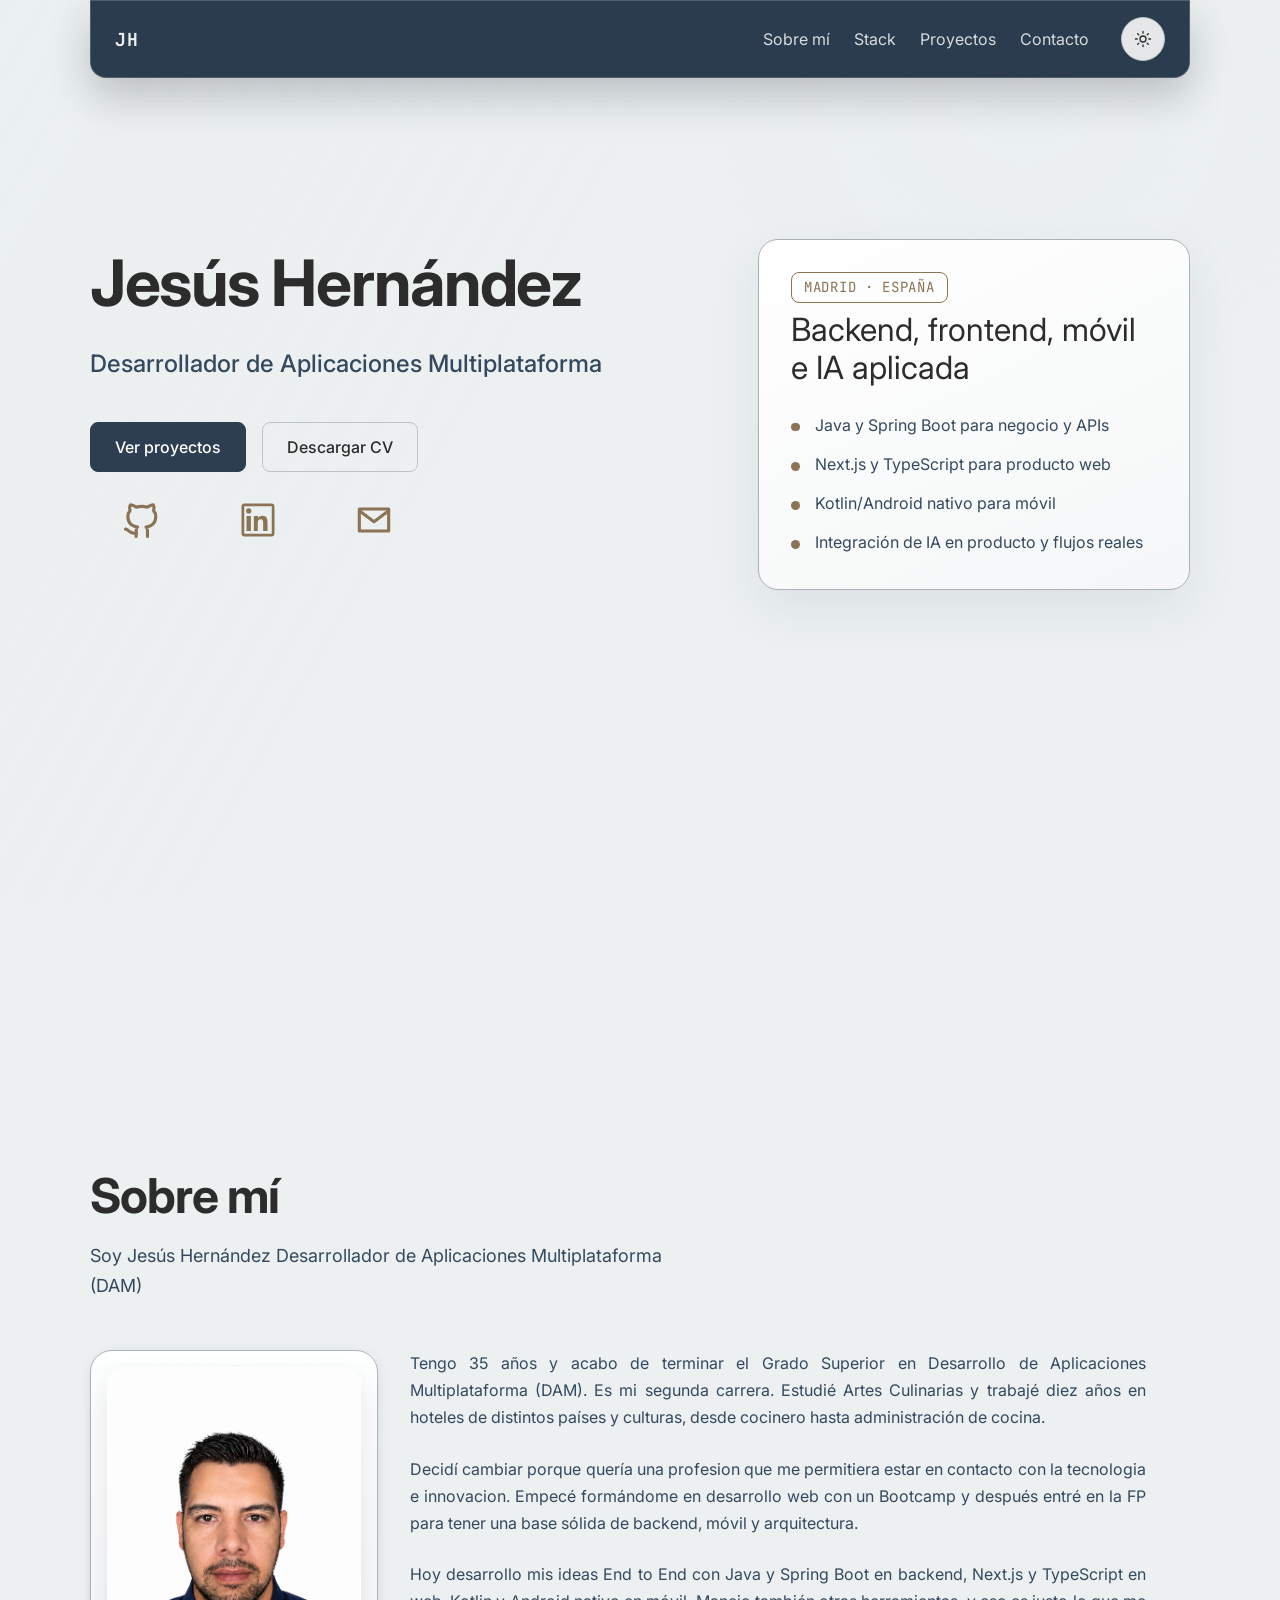
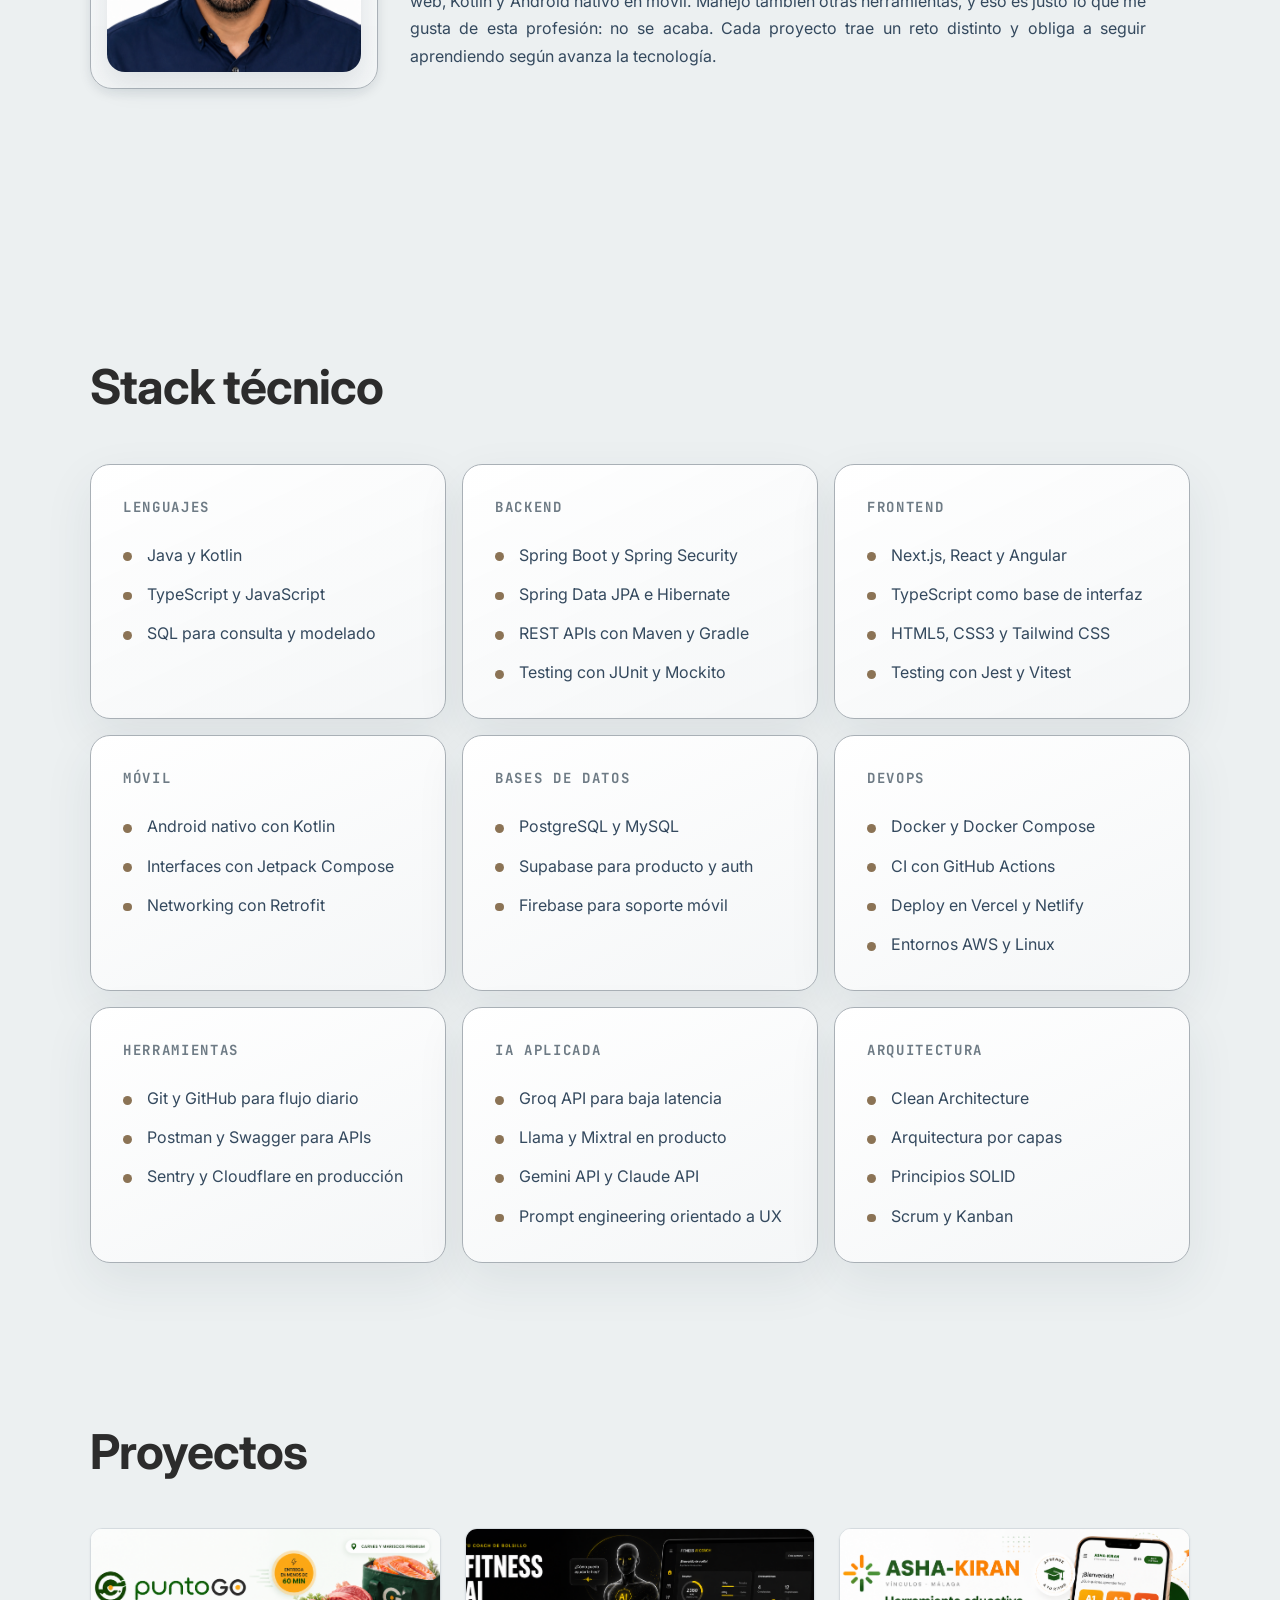
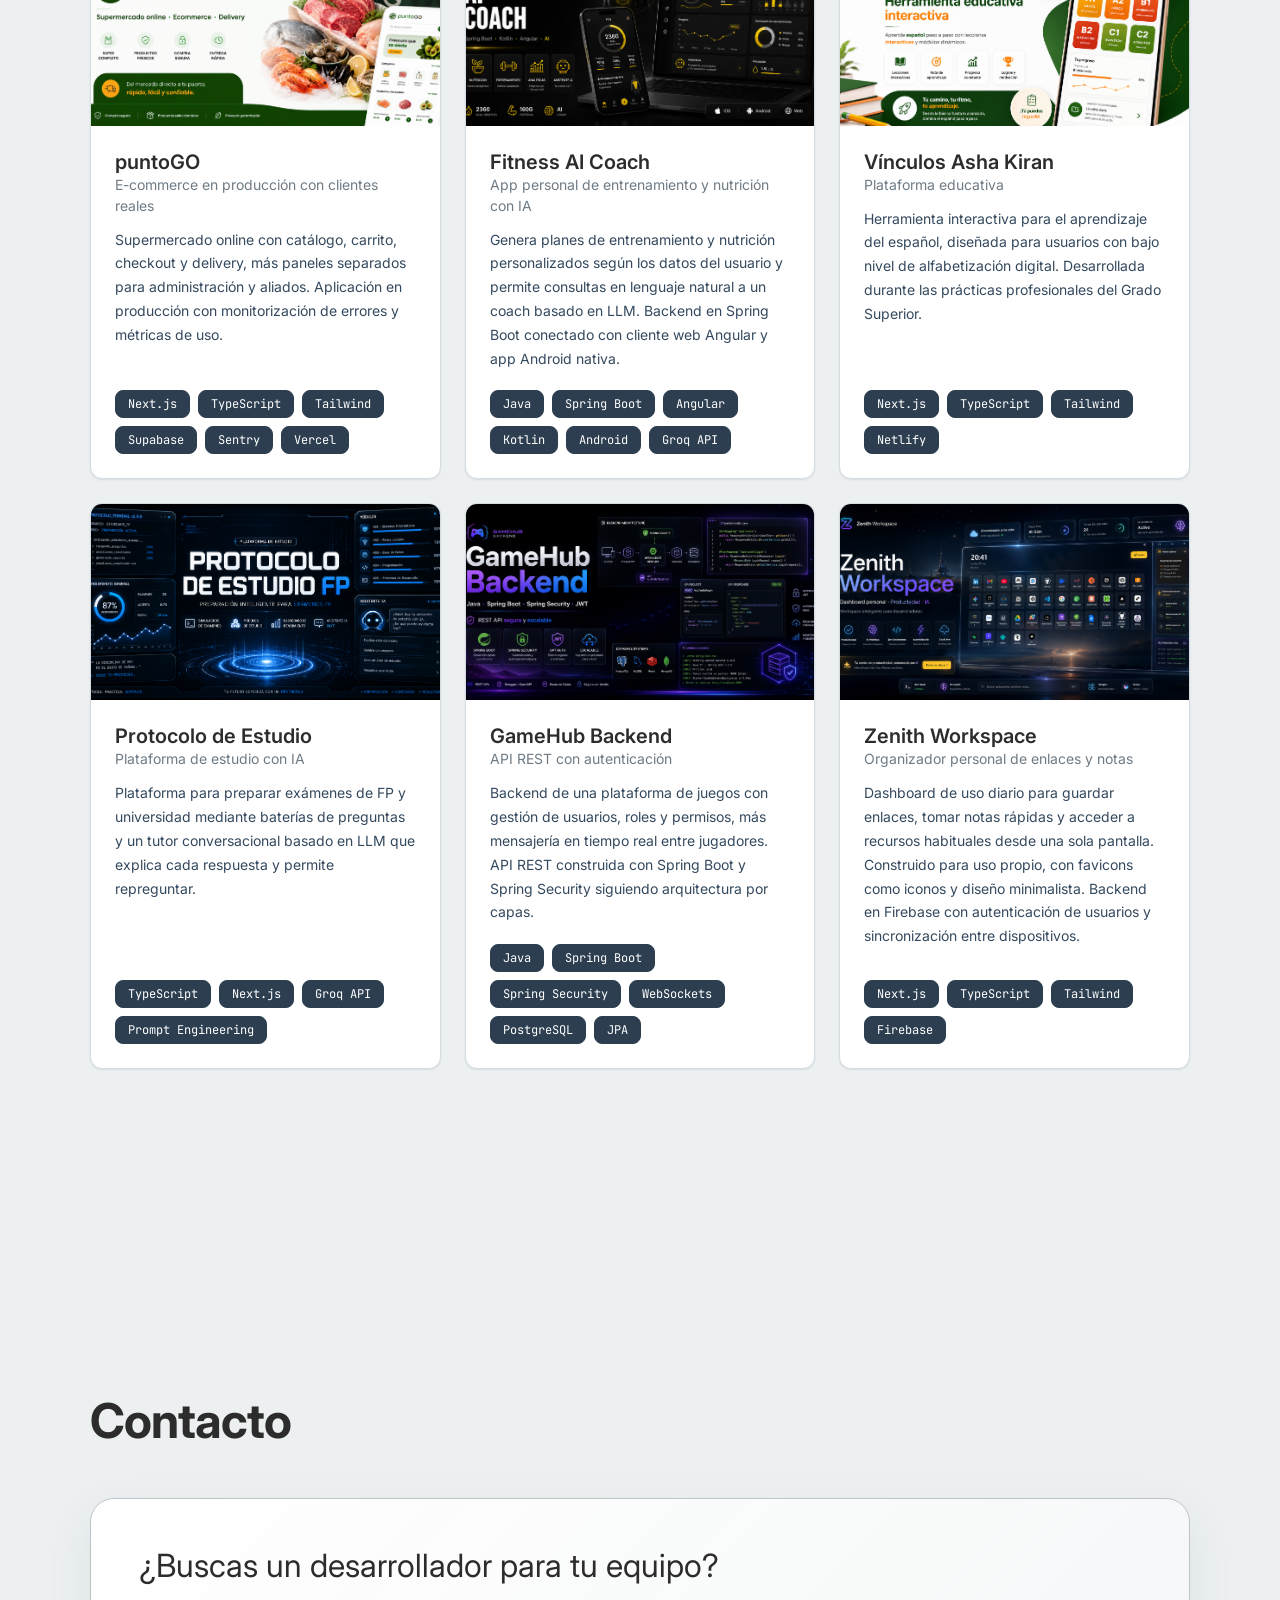
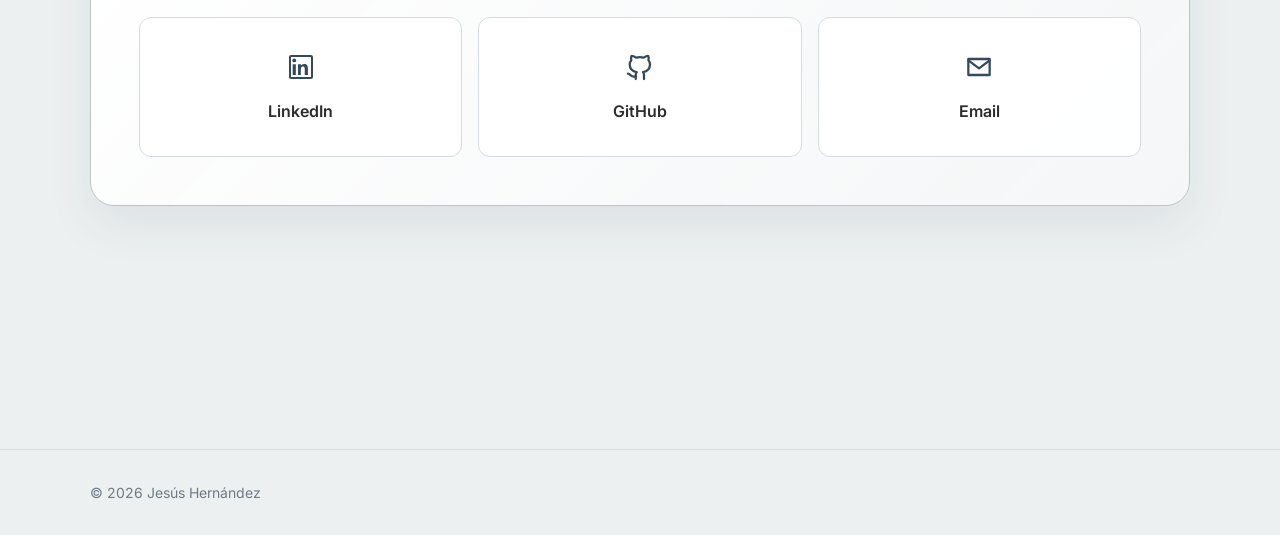
<file: index.html>
<!DOCTYPE html>
<html lang="es" data-theme="light">

<head>
  <meta charset="UTF-8">
  <meta name="viewport" content="width=device-width, initial-scale=1.0">
  <title>Jesús Hernández — Desarrollador de Aplicaciones Multiplataforma</title>
  <meta name="description"
    content="Desarrollador de Aplicaciones Multiplataforma con experiencia en Java, Spring Boot, Next.js, Kotlin/Android e integración de LLMs. Madrid, España.">
  <meta name="author" content="Jesús Hernández">
  <meta property="og:type" content="website">
  <meta property="og:url" content="https://jesus-hernandez.es/">
  <meta property="og:title" content="Jesús Hernández — Desarrollador de Aplicaciones Multiplataforma">
  <meta property="og:description"
    content="Backend con Java/Spring · Frontend con Next.js · Móvil con Kotlin/Android · Integración de LLMs">
  <meta property="og:image" content="https://jesus-hernandez.es/assets/og/default.svg">
  <meta name="twitter:card" content="summary_large_image">
  <meta name="twitter:title" content="Jesús Hernández — Desarrollador de Aplicaciones Multiplataforma">
  <meta name="twitter:description" content="Backend Java/Spring · Frontend Next.js · Móvil Kotlin · LLMs">
  <meta name="twitter:image" content="https://jesus-hernandez.es/assets/og/default.svg">
  <link rel="preconnect" href="https://fonts.googleapis.com">
  <link rel="preconnect" href="https://fonts.gstatic.com" crossorigin>
  <link
    href="https://fonts.googleapis.com/css2?family=Inter:wght@400;500;600;700&family=JetBrains+Mono:wght@400;500&display=swap"
    rel="stylesheet">
  <link rel="icon" type="image/svg+xml" href="/assets/favicon.svg">
  <link rel="stylesheet" href="/css/theme.css">
  <link rel="stylesheet" href="/css/styles.css">
  <script>
    (function () {
      var savedTheme = localStorage.getItem('theme');
      document.documentElement.setAttribute('data-theme', savedTheme || 'light');
    }());
  </script>
</head>

<body>
  <div class="page-shell">
    <header class="site-header">
      <div class="container">
        <nav class="nav site-nav" aria-label="Principal" data-scrolled="true">
          <a class="nav-brand" href="#hero" aria-label="Inicio">JH</a>
          <div class="nav-actions">
            <button class="theme-toggle" type="button" data-theme-toggle aria-label="Cambiar tema"></button>
            <button class="menu-toggle" type="button" data-menu-toggle aria-controls="nav-menu" aria-expanded="false">
              <span class="visually-hidden">Abrir menú</span>
              <svg viewBox="0 0 24 24" fill="none" aria-hidden="true">
                <path d="M4 7h16M4 12h16M4 17h16" stroke="currentColor" stroke-width="1.8" stroke-linecap="round" />
              </svg>
            </button>
          </div>
          <div class="nav-menu" id="nav-menu" data-nav-menu>
            <div class="nav-links">
              <a class="nav-link" href="#sobre-mi" data-nav-link>Sobre mí</a>
              <a class="nav-link" href="#stack" data-nav-link>Stack</a>
              <a class="nav-link" href="#proyectos" data-nav-link>Proyectos</a>
              <a class="nav-link" href="#contacto" data-nav-link>Contacto</a>
            </div>
          </div>
        </nav>
      </div>
    </header>
    <main class="scroll-container">
      <section id="hero" class="section section-full hero">
        <div class="hero-inner">
          <div class="hero-copy-block">
            <h1 class="hero-title">Jesús Hernández</h1>
            <p class="hero-subtitle">Desarrollador de Aplicaciones Multiplataforma</p>
            <div class="hero-ctas">
              <a href="#proyectos" class="btn btn-primary">Ver proyectos</a>
              <a href="/cv/Jesus_HernandezDAM_CV.pdf" class="btn btn-secondary"
                download>Descargar CV</a>
            </div>
            <div class="hero-socials" aria-label="Enlaces de contacto rápido">
              <a class="hero-social-link" href="https://github.com/JesusHernandezP" target="_blank" rel="noreferrer"
                aria-label="GitHub">
                <svg viewBox="0 0 24 24" fill="none" aria-hidden="true">
                  <path
                    d="M9 19c-4 1.2-4-2-6-2m12 4v-3.1a2.7 2.7 0 0 0-.8-2.1c2.6-.3 5.3-1.3 5.3-5.8a4.5 4.5 0 0 0-1.2-3.1 4.2 4.2 0 0 0-.1-3.1s-1-.3-3.3 1.2a11.4 11.4 0 0 0-6 0C6.6 3.5 5.6 3.8 5.6 3.8a4.2 4.2 0 0 0-.1 3.1A4.5 4.5 0 0 0 4.3 10c0 4.5 2.7 5.5 5.3 5.8a2.7 2.7 0 0 0-.8 2.1V21"
                    stroke="currentColor" stroke-width="1.7" stroke-linecap="round" stroke-linejoin="round" />
                </svg>
              </a>
              <a class="hero-social-link" href="https://linkedin.com/in/jesushernandezp" target="_blank"
                rel="noreferrer" aria-label="LinkedIn">
                <svg viewBox="0 0 24 24" fill="none" aria-hidden="true">
                  <path d="M6.94 8.5a1.44 1.44 0 1 0 0-2.88 1.44 1.44 0 0 0 0 2.88Z" fill="currentColor" />
                  <path
                    d="M5.75 9.85h2.38V18H5.75V9.85Zm4 0h2.29v1.11h.03c.32-.61 1.1-1.25 2.26-1.25 2.42 0 2.87 1.59 2.87 3.66V18h-2.39v-4.13c0-.98-.02-2.24-1.36-2.24-1.36 0-1.57 1.06-1.57 2.17V18H9.75V9.85Z"
                    fill="currentColor" />
                  <path
                    d="M4.58 3.75h14.84A.83.83 0 0 1 20.25 4.58v14.84a.83.83 0 0 1-.83.83H4.58a.83.83 0 0 1-.83-.83V4.58c0-.46.37-.83.83-.83Z"
                    stroke="currentColor" stroke-width="1.5" />
                </svg>
              </a>
              <a class="hero-social-link" href="mailto:hola@jesus-hernandez.es" aria-label="Email">
                <svg viewBox="0 0 24 24" fill="none" aria-hidden="true">
                  <path d="M4 6h16v12H4z" stroke="currentColor" stroke-width="1.7" stroke-linejoin="round" />
                  <path d="m4 7 8 6 8-6" stroke="currentColor" stroke-width="1.7" stroke-linecap="round"
                    stroke-linejoin="round" />
                </svg>
              </a>
            </div>
          </div>
          <aside class="hero-aside" aria-label="Resumen profesional">
            <div class="hero-aside-card">
              <span class="hero-location hero-location-card">MADRID · ESPAÑA</span>
              <p class="hero-aside-title">Backend, frontend, móvil e IA aplicada</p>
              <ul class="hero-aside-list">
                <li>Java y Spring Boot para negocio y APIs</li>
                <li>Next.js y TypeScript para producto web</li>
                <li>Kotlin/Android nativo para móvil</li>
                <li>Integración de IA en producto y flujos reales</li>
              </ul>
            </div>
          </aside>
        </div>
      </section>

      <section class="section section-full" id="sobre-mi">
        <div class="section-inner about-grid">
          <div class="about-heading">
            <h2 class="section-title">Sobre mí</h2>
            <p class="section-subtitle">Soy Jesús Hernández Desarrollador de Aplicaciones Multiplataforma (DAM) </p>
          </div>
          <div class="about-showcase">
            <div class="profile-card" aria-label="Tarjeta de perfil de Jesús Hernández">
              <img class="profile-card-photo" src="/profile_photoJA.png" alt="Foto de Jesús Hernández">
            </div>
            <div class="about-copy">
              <p>Tengo 35 años y acabo de terminar el Grado Superior en Desarrollo de
                Aplicaciones Multiplataforma (DAM). Es mi segunda carrera. Estudié
                Artes Culinarias y trabajé diez años en hoteles de distintos países y
                culturas, desde cocinero hasta administración de cocina.</p>
              <p>Decidí cambiar porque quería una profesion que me permitiera estar en contacto con la tecnologia e
                innovacion. Empecé formándome en desarrollo web con un Bootcamp y después entré en la FP para tener una
                base sólida de backend, móvil y arquitectura.</p>
              <p> Hoy desarrollo mis ideas End to End con Java y Spring Boot en backend,
                Next.js y TypeScript en web, Kotlin y Android nativo en móvil. Manejo
                también otras herramientas, y eso es justo lo que me gusta de esta
                profesión: no se acaba. Cada proyecto trae un reto distinto y obliga
                a seguir aprendiendo según avanza la tecnología.</p>
            </div>
          </div>
        </div>
      </section>

      <section class="section section-auto" id="stack">
        <div class="section-inner">
          <h2 class="section-title">Stack técnico</h2>
          <div class="stack-grid">
            <article class="stack-card">
              <h3>Lenguajes</h3>
              <ul class="stack-card-list">
                <li>Java y Kotlin</li>
                <li>TypeScript y JavaScript</li>
                <li>SQL para consulta y modelado</li>
              </ul>
            </article>
            <article class="stack-card">
              <h3>Backend</h3>
              <ul class="stack-card-list">
                <li>Spring Boot y Spring Security</li>
                <li>Spring Data JPA e Hibernate</li>
                <li>REST APIs con Maven y Gradle</li>
                <li>Testing con JUnit y Mockito</li>
              </ul>
            </article>
            <article class="stack-card">
              <h3>Frontend</h3>
              <ul class="stack-card-list">
                <li>Next.js, React y Angular</li>
                <li>TypeScript como base de interfaz</li>
                <li>HTML5, CSS3 y Tailwind CSS</li>
                <li>Testing con Jest y Vitest</li>
              </ul>
            </article>
            <article class="stack-card">
              <h3>Móvil</h3>
              <ul class="stack-card-list">
                <li>Android nativo con Kotlin</li>
                <li>Interfaces con Jetpack Compose</li>
                <li>Networking con Retrofit</li>
              </ul>
            </article>
            <article class="stack-card">
              <h3>Bases de datos</h3>
              <ul class="stack-card-list">
                <li>PostgreSQL y MySQL</li>
                <li>Supabase para producto y auth</li>
                <li>Firebase para soporte móvil</li>
              </ul>
            </article>
            <article class="stack-card">
              <h3>DevOps</h3>
              <ul class="stack-card-list">
                <li>Docker y Docker Compose</li>
                <li>CI con GitHub Actions</li>
                <li>Deploy en Vercel y Netlify</li>
                <li>Entornos AWS y Linux</li>
              </ul>
            </article>
            <article class="stack-card">
              <h3>Herramientas</h3>
              <ul class="stack-card-list">
                <li>Git y GitHub para flujo diario</li>
                <li>Postman y Swagger para APIs</li>
                <li>Sentry y Cloudflare en producción</li>
              </ul>
            </article>
            <article class="stack-card">
              <h3>IA aplicada</h3>
              <ul class="stack-card-list">
                <li>Groq API para baja latencia</li>
                <li>Llama y Mixtral en producto</li>
                <li>Gemini API y Claude API</li>
                <li>Prompt engineering orientado a UX</li>
              </ul>
            </article>
            <article class="stack-card">
              <h3>Arquitectura</h3>
              <ul class="stack-card-list">
                <li>Clean Architecture</li>
                <li>Arquitectura por capas</li>
                <li>Principios SOLID</li>
                <li>Scrum y Kanban</li>
              </ul>
            </article>
          </div>
        </div>
      </section>

      <section class="section section-auto" id="proyectos">
        <div class="section-inner">
          <h2 class="section-title">Proyectos</h2>
          <div class="projects-grid">
            <a class="project-card" href="/proyectos/puntogo.html">
              <img class="project-card-cover" src="/puntogo-img.png" alt="Vista previa del proyecto puntoGO">
              <div class="project-card-body">
                <div>
                  <h3 class="project-card-title">puntoGO</h3>
                  <p class="project-card-meta">E-commerce en producción con clientes reales</p>
                </div>
                <p class="project-card-description">Supermercado online con catálogo, carrito, checkout y delivery,
                  más paneles separados para administración y aliados. Aplicación en producción con monitorización de
                  errores y métricas de uso.</p>
                <div class="project-card-tags">
                  <span class="project-card-tag">Next.js</span>
                  <span class="project-card-tag">TypeScript</span>
                  <span class="project-card-tag">Tailwind</span>
                  <span class="project-card-tag">Supabase</span>
                  <span class="project-card-tag">Sentry</span>
                  <span class="project-card-tag">Vercel</span>
                </div>
              </div>
            </a>
            <a class="project-card" href="/proyectos/fitness-ai-coach.html">
              <img class="project-card-cover" src="/fitness-ai-coach-img.png"
                alt="Vista previa del proyecto Fitness AI Coach">
              <div class="project-card-body">
                <div>
                  <h3 class="project-card-title">Fitness AI Coach</h3>
                  <p class="project-card-meta">App personal de entrenamiento y nutrición con IA</p>
                </div>
                <p class="project-card-description">Genera planes de entrenamiento y nutrición personalizados según los
                  datos del usuario y permite consultas en lenguaje natural a un coach basado en LLM. Backend en Spring
                  Boot conectado con cliente web Angular y app Android nativa.</p>
                <div class="project-card-tags">
                  <span class="project-card-tag">Java</span>
                  <span class="project-card-tag">Spring Boot</span>
                  <span class="project-card-tag">Angular</span>
                  <span class="project-card-tag">Kotlin</span>
                  <span class="project-card-tag">Android</span>
                  <span class="project-card-tag">Groq API</span>
                </div>
              </div>
            </a>
            <a class="project-card" href="/proyectos/asha-kiran.html">
              <img class="project-card-cover" src="/asha-kiran-img.png" alt="Vista previa del proyecto Asha Kiran">
              <div class="project-card-body">
                <div>
                  <h3 class="project-card-title">Vínculos Asha Kiran</h3>
                  <p class="project-card-meta">Plataforma educativa</p>
                </div>
                <p class="project-card-description">Herramienta interactiva para el aprendizaje del español, diseñada
                  para usuarios con bajo nivel de alfabetización digital. Desarrollada durante las prácticas
                  profesionales del Grado Superior.</p>
                <div class="project-card-tags">
                  <span class="project-card-tag">Next.js</span>
                  <span class="project-card-tag">TypeScript</span>
                  <span class="project-card-tag">Tailwind</span>
                  <span class="project-card-tag">Netlify</span>
                </div>
              </div>
            </a>
            <a class="project-card" href="/proyectos/protocolo-estudio.html">
              <img class="project-card-cover" src="/protocolo-estudio-img.png"
                alt="Vista previa del proyecto Protocolo de Estudio">
              <div class="project-card-body">
                <div>
                  <h3 class="project-card-title">Protocolo de Estudio</h3>
                  <p class="project-card-meta">Plataforma de estudio con IA</p>
                </div>
                <p class="project-card-description">Plataforma para preparar exámenes de FP y universidad mediante
                  baterías de preguntas y un tutor conversacional basado en LLM que explica cada respuesta y permite
                  repreguntar.</p>
                <div class="project-card-tags">
                  <span class="project-card-tag">TypeScript</span>
                  <span class="project-card-tag">Next.js</span>
                  <span class="project-card-tag">Groq API</span>
                  <span class="project-card-tag">Prompt Engineering</span>
                </div>
              </div>
            </a>
            <a class="project-card" href="/proyectos/gamehub-backend.html">
              <img class="project-card-cover" src="/gamehub-backend-img.png"
                alt="Vista previa del proyecto GameHub Backend">
              <div class="project-card-body">
                <div>
                  <h3 class="project-card-title">GameHub Backend</h3>
                  <p class="project-card-meta">API REST con autenticación</p>
                </div>
                <p class="project-card-description">Backend de una plataforma de juegos con gestión de usuarios, roles
                  y permisos, más mensajería en tiempo real entre jugadores. API REST construida con Spring Boot y
                  Spring Security siguiendo arquitectura por capas.</p>
                <div class="project-card-tags">
                  <span class="project-card-tag">Java</span>
                  <span class="project-card-tag">Spring Boot</span>
                  <span class="project-card-tag">Spring Security</span>
                  <span class="project-card-tag">WebSockets</span>
                  <span class="project-card-tag">PostgreSQL</span>
                  <span class="project-card-tag">JPA</span>
                </div>
              </div>
            </a>
            <a class="project-card" href="/proyectos/zenith-workspace.html">
              <img class="project-card-cover" src="/zenith-workspace-img.png"
                alt="Vista previa del proyecto Zenith Workspace">
              <div class="project-card-body">
                <div>
                  <h3 class="project-card-title">Zenith Workspace</h3>
                  <p class="project-card-meta">Organizador personal de enlaces y notas</p>
                </div>
                <p class="project-card-description">Dashboard de uso diario para guardar enlaces, tomar notas rápidas y
                  acceder a recursos habituales desde una sola pantalla. Construido para uso propio, con favicons como
                  iconos y diseño minimalista. Backend en Firebase con autenticación de usuarios y sincronización entre
                  dispositivos.</p>
                <div class="project-card-tags">
                  <span class="project-card-tag">Next.js</span>
                  <span class="project-card-tag">TypeScript</span>
                  <span class="project-card-tag">Tailwind</span>
                  <span class="project-card-tag">Firebase</span>
                </div>
              </div>
            </a>
          </div>
        </div>
      </section>

      <section class="section section-full" id="contacto">
        <div class="section-inner">
          <h2 class="section-title">Contacto</h2>
              <div class="contact-panel">
            <div class="contact-copy">
              <p class="contact-lead">¿Buscas un desarrollador para tu equipo?</p>
              
            </div>
            <div class="contact-links">
              <a class="contact-link" href="https://linkedin.com/in/jesushernandezp" target="_blank" rel="noreferrer">
                <svg viewBox="0 0 24 24" fill="none" aria-hidden="true">
                  <path d="M6.94 8.5a1.44 1.44 0 1 0 0-2.88 1.44 1.44 0 0 0 0 2.88Z" fill="currentColor" />
                  <path
                    d="M5.75 9.85h2.38V18H5.75V9.85Zm4 0h2.29v1.11h.03c.32-.61 1.1-1.25 2.26-1.25 2.42 0 2.87 1.59 2.87 3.66V18h-2.39v-4.13c0-.98-.02-2.24-1.36-2.24-1.36 0-1.57 1.06-1.57 2.17V18H9.75V9.85Z"
                    fill="currentColor" />
                  <path
                    d="M4.58 3.75h14.84A.83.83 0 0 1 20.25 4.58v14.84a.83.83 0 0 1-.83.83H4.58a.83.83 0 0 1-.83-.83V4.58c0-.46.37-.83.83-.83Z"
                    stroke="currentColor" stroke-width="1.5" />
                </svg>
                <span>LinkedIn</span>
              </a>
              <a class="contact-link" href="https://github.com/JesusHernandezP" target="_blank" rel="noreferrer">
                <svg viewBox="0 0 24 24" fill="none" aria-hidden="true">
                  <path
                    d="M9 19c-4 1.2-4-2-6-2m12 4v-3.1a2.7 2.7 0 0 0-.8-2.1c2.6-.3 5.3-1.3 5.3-5.8a4.5 4.5 0 0 0-1.2-3.1 4.2 4.2 0 0 0-.1-3.1s-1-.3-3.3 1.2a11.4 11.4 0 0 0-6 0C6.6 3.5 5.6 3.8 5.6 3.8a4.2 4.2 0 0 0-.1 3.1A4.5 4.5 0 0 0 4.3 10c0 4.5 2.7 5.5 5.3 5.8a2.7 2.7 0 0 0-.8 2.1V21"
                    stroke="currentColor" stroke-width="1.7" stroke-linecap="round" stroke-linejoin="round" />
                </svg>
                <span>GitHub</span>
              </a>
              <a class="contact-link" href="mailto:hola@jesus-hernandez.es">
                <svg viewBox="0 0 24 24" fill="none" aria-hidden="true">
                  <path d="M4 6h16v12H4z" stroke="currentColor" stroke-width="1.7" stroke-linejoin="round" />
                  <path d="m4 7 8 6 8-6" stroke="currentColor" stroke-width="1.7" stroke-linecap="round"
                    stroke-linejoin="round" />
                </svg>
                <span>Email</span>
              </a>
            </div>
          </div>
        </div>
      </section>
    </main>

    <footer class="site-footer">
      <div class="container footer-layout">
        <p>© <span id="year">2026</span> Jesús Hernández</p>
      </div>
    </footer>
  </div>

  <script src="/js/theme-toggle.js"></script>
  <script src="/js/main.js"></script>
</body>

</html>
</file>
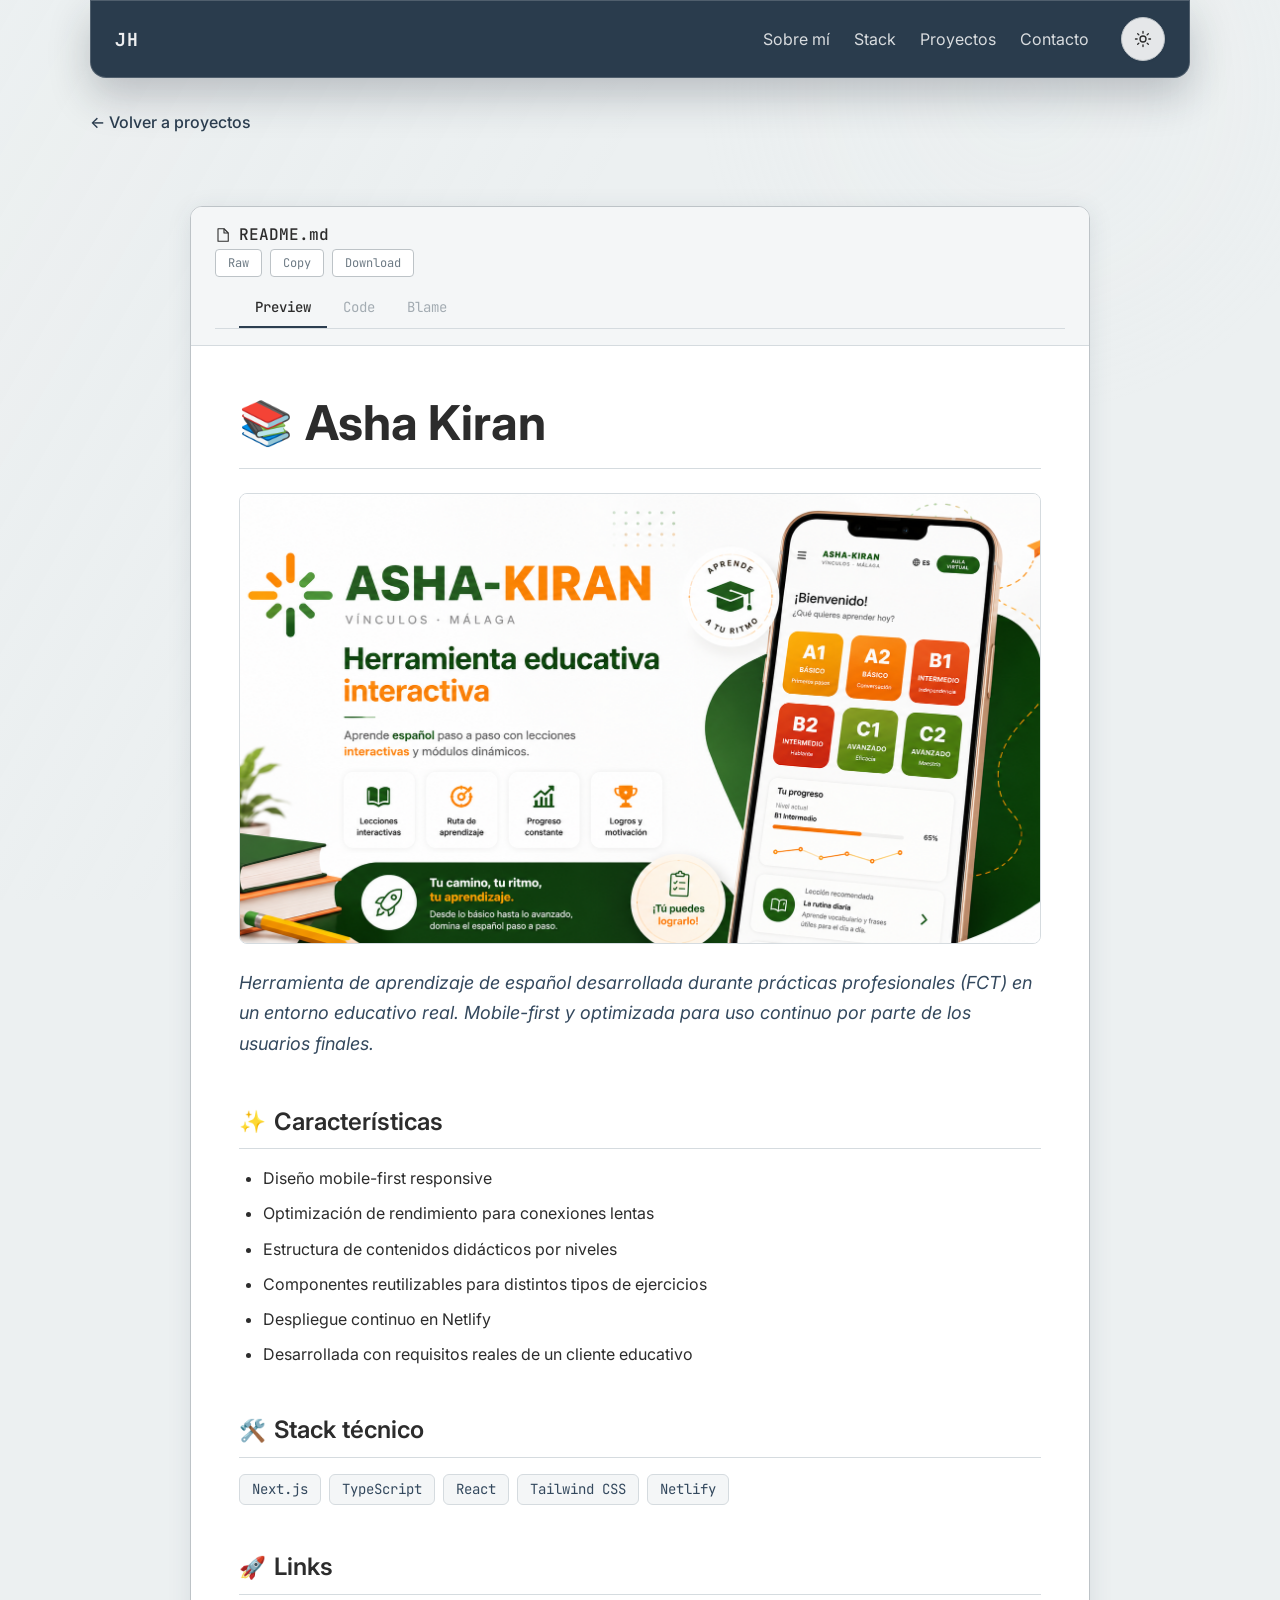
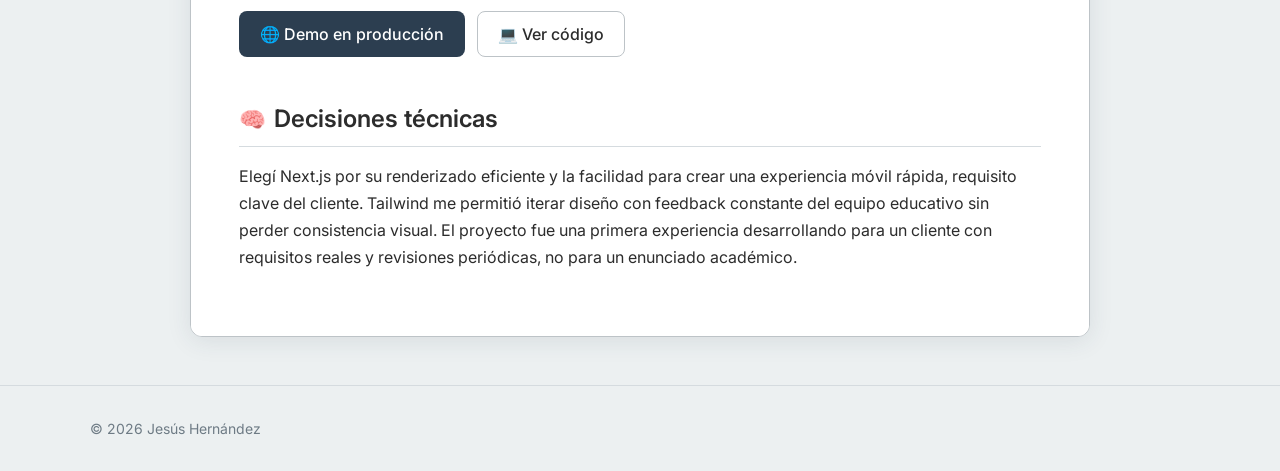
<file: proyectos/asha-kiran.html>
<!DOCTYPE html>
<html lang="es" data-theme="light">
<head>
  <meta charset="UTF-8">
  <meta name="viewport" content="width=device-width, initial-scale=1.0">
  <title>Asha Kiran — Plataforma educativa | Jesús Hernández</title>
  <meta name="description" content="Plataforma de aprendizaje de español desarrollada con Next.js y TypeScript durante prácticas profesionales en entorno educativo.">
  <meta name="author" content="Jesús Hernández">
  <meta property="og:type" content="article">
  <meta property="og:url" content="https://jesus-hernandez.es/proyectos/asha-kiran.html">
  <meta property="og:title" content="Asha Kiran — Plataforma educativa | Jesús Hernández">
  <meta property="og:description" content="Plataforma de aprendizaje de español desarrollada con Next.js y TypeScript durante prácticas profesionales en entorno educativo.">
  <meta property="og:image" content="https://jesus-hernandez.es/assets/og/asha-kiran.svg">
  <meta name="twitter:card" content="summary_large_image">
  <meta name="twitter:title" content="Asha Kiran — Plataforma educativa | Jesús Hernández">
  <meta name="twitter:description" content="Plataforma de aprendizaje de español desarrollada con Next.js y TypeScript durante prácticas profesionales en entorno educativo.">
  <meta name="twitter:image" content="https://jesus-hernandez.es/assets/og/asha-kiran.svg">
  <link rel="preconnect" href="https://fonts.googleapis.com">
  <link rel="preconnect" href="https://fonts.gstatic.com" crossorigin>
  <link href="https://fonts.googleapis.com/css2?family=Inter:wght@400;500;600;700&family=JetBrains+Mono:wght@400;500&display=swap" rel="stylesheet">
  <link rel="icon" type="image/svg+xml" href="/assets/favicon.svg">
  <link rel="stylesheet" href="/css/theme.css">
  <link rel="stylesheet" href="/css/styles.css">
  <link rel="stylesheet" href="/css/project.css">
  <script>
    (function () {
      var savedTheme = localStorage.getItem('theme');
      document.documentElement.setAttribute('data-theme', savedTheme || 'light');
    }());
  </script>
</head>
<body>
  <div class="page-shell">
    <header class="site-header">
      <div class="container">
        <nav class="nav site-nav" aria-label="Principal" data-scrolled="false">
          <a class="nav-brand" href="/" aria-label="Inicio">JH</a>
          <div class="nav-actions">
            <button class="theme-toggle" type="button" data-theme-toggle aria-label="Cambiar tema"></button>
            <button class="menu-toggle" type="button" data-menu-toggle aria-controls="nav-menu" aria-expanded="false">
              <span class="visually-hidden">Abrir menú</span>
              <svg viewBox="0 0 24 24" fill="none" aria-hidden="true">
                <path d="M4 7h16M4 12h16M4 17h16" stroke="currentColor" stroke-width="1.8" stroke-linecap="round"/>
              </svg>
            </button>
          </div>
          <div class="nav-menu" id="nav-menu" data-nav-menu>
            <div class="nav-links">
              <a class="nav-link" href="/#sobre-mi" data-nav-link>Sobre mí</a>
              <a class="nav-link" href="/#stack" data-nav-link>Stack</a>
              <a class="nav-link" href="/#proyectos" data-nav-link>Proyectos</a>
              <a class="nav-link" href="/#contacto" data-nav-link>Contacto</a>
            </div>
          </div>
        </nav>
      </div>
    </header>

    <div class="container back-link">
      <a href="/#proyectos">← Volver a proyectos</a>
    </div>

    <main class="readme-container">
      <header class="readme-header">
        <div class="readme-header-top">
          <span class="readme-filename">
            <svg viewBox="0 0 16 16" fill="none" aria-hidden="true">
              <path d="M3 1.75h6L13.25 6v8.25H3z" stroke="currentColor" stroke-width="1.1" stroke-linejoin="round"/>
              <path d="M9 1.75V6h4.25" stroke="currentColor" stroke-width="1.1" stroke-linejoin="round"/>
            </svg>
            README.md
          </span>
          <div class="readme-actions">
            <button disabled aria-hidden="true">Raw</button>
            <button disabled aria-hidden="true">Copy</button>
            <button disabled aria-hidden="true">Download</button>
          </div>
        </div>
        <div class="readme-tabs">
          <button class="tab active">Preview</button>
          <button class="tab" disabled>Code</button>
          <button class="tab" disabled>Blame</button>
        </div>
      </header>

      <article class="readme-content">
        <h1 class="readme-h1"><span class="readme-emoji">📚</span> Asha Kiran</h1>
        <img src="/asha-kiran-img.png" alt="Captura del proyecto Asha Kiran" class="project-hero">
        <p class="project-tagline">Herramienta de aprendizaje de español desarrollada durante prácticas profesionales (FCT) en un entorno educativo real. Mobile-first y optimizada para uso continuo por parte de los usuarios finales.</p>

        <h2 class="readme-h2"><span class="readme-emoji">✨</span> Características</h2>
        <ul>
          <li>Diseño mobile-first responsive</li>
          <li>Optimización de rendimiento para conexiones lentas</li>
          <li>Estructura de contenidos didácticos por niveles</li>
          <li>Componentes reutilizables para distintos tipos de ejercicios</li>
          <li>Despliegue continuo en Netlify</li>
          <li>Desarrollada con requisitos reales de un cliente educativo</li>
        </ul>

        <h2 class="readme-h2"><span class="readme-emoji">🛠️</span> Stack técnico</h2>
        <div class="stack-tags">
          <span>Next.js</span><span>TypeScript</span><span>React</span><span>Tailwind CSS</span><span>Netlify</span>
        </div>

        <h2 class="readme-h2"><span class="readme-emoji">🚀</span> Links</h2>
        <div class="project-links">
          <a href="https://aprende-con-vinculos.netlify.app" target="_blank" rel="noreferrer" class="link-button primary">🌐 Demo en producción</a>
          <a href="https://github.com/JesusHernandezP/Asha-Kiran-Herramienta-Espa-ol" target="_blank" rel="noreferrer" class="link-button secondary">💻 Ver código</a>
        </div>

        <h2 class="readme-h2"><span class="readme-emoji">🧠</span> Decisiones técnicas</h2>
        <p>Elegí Next.js por su renderizado eficiente y la facilidad para crear una experiencia móvil rápida, requisito clave del cliente. Tailwind me permitió iterar diseño con feedback constante del equipo educativo sin perder consistencia visual. El proyecto fue una primera experiencia desarrollando para un cliente con requisitos reales y revisiones periódicas, no para un enunciado académico.</p>
      </article>
    </main>

    <footer class="site-footer">
      <div class="container footer-layout">
        <p>© <span id="year">2026</span> Jesús Hernández</p>
      </div>
    </footer>
  </div>

  <script src="/js/theme-toggle.js"></script>
  <script src="/js/main.js"></script>
</body>
</html>
</file>
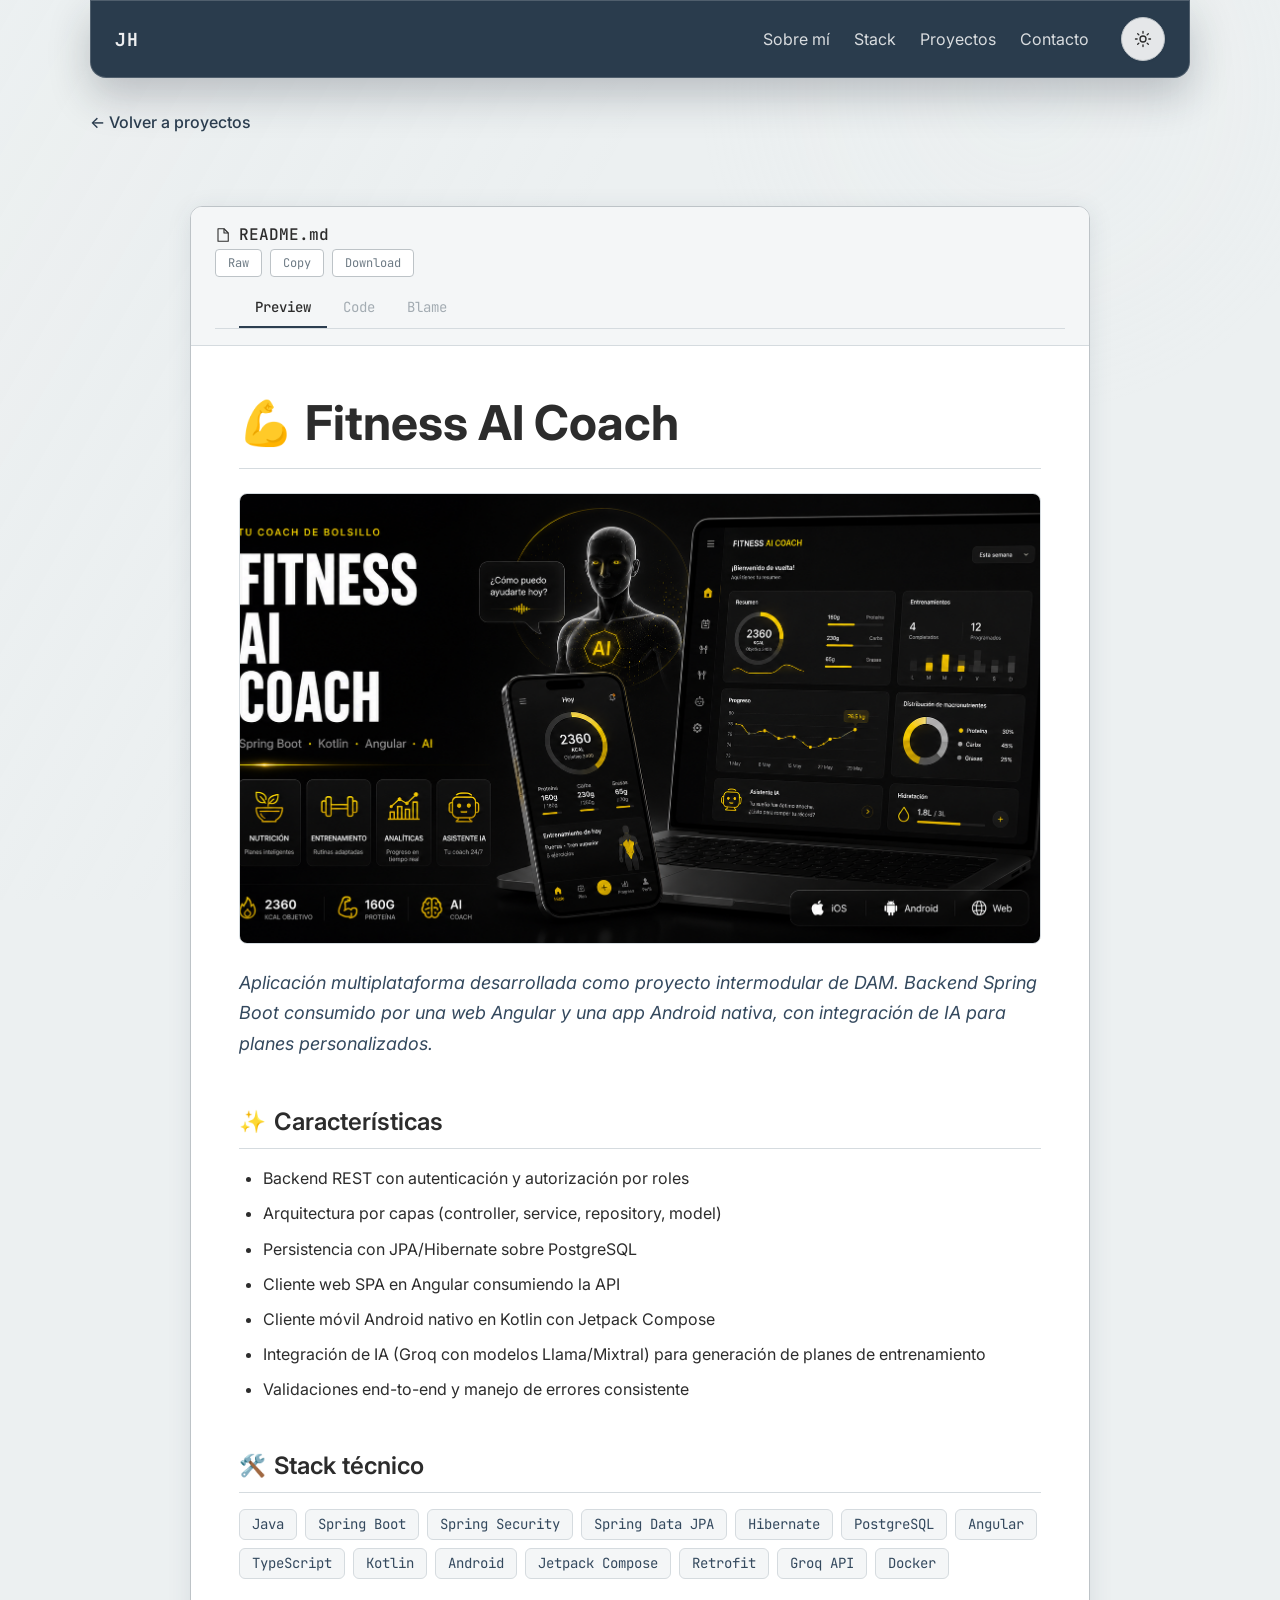
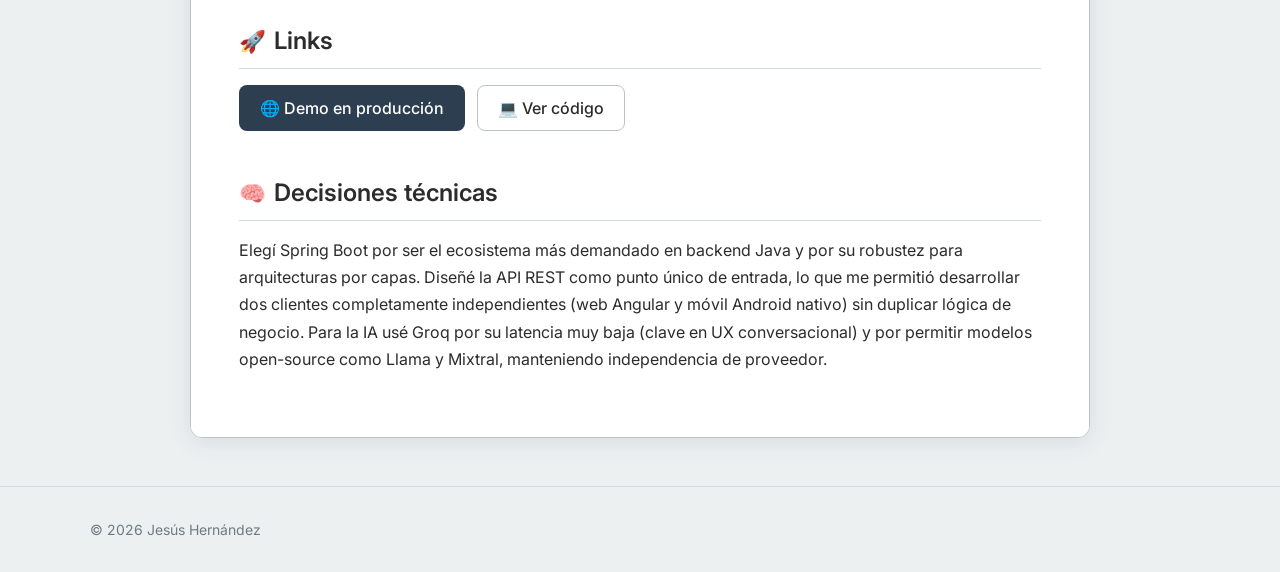
<file: proyectos/fitness-ai-coach.html>
<!DOCTYPE html>
<html lang="es" data-theme="light">
<head>
  <meta charset="UTF-8">
  <meta name="viewport" content="width=device-width, initial-scale=1.0">
  <title>Fitness AI Coach — Proyecto intermodular DAM | Jesús Hernández</title>
  <meta name="description" content="Aplicación multiplataforma con backend Spring Boot, web Angular, app Android nativa Kotlin e integración de IA para coaching personalizado.">
  <meta name="author" content="Jesús Hernández">
  <meta property="og:type" content="article">
  <meta property="og:url" content="https://jesus-hernandez.es/proyectos/fitness-ai-coach.html">
  <meta property="og:title" content="Fitness AI Coach — Proyecto intermodular DAM | Jesús Hernández">
  <meta property="og:description" content="Aplicación multiplataforma con backend Spring Boot, web Angular, app Android nativa Kotlin e integración de IA para coaching personalizado.">
  <meta property="og:image" content="https://jesus-hernandez.es/assets/og/fitness-ai-coach.svg">
  <meta name="twitter:card" content="summary_large_image">
  <meta name="twitter:title" content="Fitness AI Coach — Proyecto intermodular DAM | Jesús Hernández">
  <meta name="twitter:description" content="Aplicación multiplataforma con backend Spring Boot, web Angular, app Android nativa Kotlin e integración de IA para coaching personalizado.">
  <meta name="twitter:image" content="https://jesus-hernandez.es/assets/og/fitness-ai-coach.svg">
  <link rel="preconnect" href="https://fonts.googleapis.com">
  <link rel="preconnect" href="https://fonts.gstatic.com" crossorigin>
  <link href="https://fonts.googleapis.com/css2?family=Inter:wght@400;500;600;700&family=JetBrains+Mono:wght@400;500&display=swap" rel="stylesheet">
  <link rel="icon" type="image/svg+xml" href="/assets/favicon.svg">
  <link rel="stylesheet" href="/css/theme.css">
  <link rel="stylesheet" href="/css/styles.css">
  <link rel="stylesheet" href="/css/project.css">
  <script>
    (function () {
      var savedTheme = localStorage.getItem('theme');
      document.documentElement.setAttribute('data-theme', savedTheme || 'light');
    }());
  </script>
</head>
<body>
  <div class="page-shell">
    <header class="site-header">
      <div class="container">
        <nav class="nav site-nav" aria-label="Principal" data-scrolled="false">
          <a class="nav-brand" href="/" aria-label="Inicio">JH</a>
          <div class="nav-actions">
            <button class="theme-toggle" type="button" data-theme-toggle aria-label="Cambiar tema"></button>
            <button class="menu-toggle" type="button" data-menu-toggle aria-controls="nav-menu" aria-expanded="false">
              <span class="visually-hidden">Abrir menú</span>
              <svg viewBox="0 0 24 24" fill="none" aria-hidden="true">
                <path d="M4 7h16M4 12h16M4 17h16" stroke="currentColor" stroke-width="1.8" stroke-linecap="round"/>
              </svg>
            </button>
          </div>
          <div class="nav-menu" id="nav-menu" data-nav-menu>
            <div class="nav-links">
              <a class="nav-link" href="/#sobre-mi" data-nav-link>Sobre mí</a>
              <a class="nav-link" href="/#stack" data-nav-link>Stack</a>
              <a class="nav-link" href="/#proyectos" data-nav-link>Proyectos</a>
              <a class="nav-link" href="/#contacto" data-nav-link>Contacto</a>
            </div>
          </div>
        </nav>
      </div>
    </header>

    <div class="container back-link">
      <a href="/#proyectos">← Volver a proyectos</a>
    </div>

    <main class="readme-container">
      <header class="readme-header">
        <div class="readme-header-top">
          <span class="readme-filename">
            <svg viewBox="0 0 16 16" fill="none" aria-hidden="true">
              <path d="M3 1.75h6L13.25 6v8.25H3z" stroke="currentColor" stroke-width="1.1" stroke-linejoin="round"/>
              <path d="M9 1.75V6h4.25" stroke="currentColor" stroke-width="1.1" stroke-linejoin="round"/>
            </svg>
            README.md
          </span>
          <div class="readme-actions">
            <button disabled aria-hidden="true">Raw</button>
            <button disabled aria-hidden="true">Copy</button>
            <button disabled aria-hidden="true">Download</button>
          </div>
        </div>
        <div class="readme-tabs">
          <button class="tab active">Preview</button>
          <button class="tab" disabled>Code</button>
          <button class="tab" disabled>Blame</button>
        </div>
      </header>

      <article class="readme-content">
        <h1 class="readme-h1"><span class="readme-emoji">💪</span> Fitness AI Coach</h1>
        <img src="/fitness-ai-coach-img.png" alt="Captura del proyecto Fitness AI Coach" class="project-hero">
        <p class="project-tagline">Aplicación multiplataforma desarrollada como proyecto intermodular de DAM. Backend Spring Boot consumido por una web Angular y una app Android nativa, con integración de IA para planes personalizados.</p>

        <h2 class="readme-h2"><span class="readme-emoji">✨</span> Características</h2>
        <ul>
          <li>Backend REST con autenticación y autorización por roles</li>
          <li>Arquitectura por capas (controller, service, repository, model)</li>
          <li>Persistencia con JPA/Hibernate sobre PostgreSQL</li>
          <li>Cliente web SPA en Angular consumiendo la API</li>
          <li>Cliente móvil Android nativo en Kotlin con Jetpack Compose</li>
          <li>Integración de IA (Groq con modelos Llama/Mixtral) para generación de planes de entrenamiento</li>
          <li>Validaciones end-to-end y manejo de errores consistente</li>
        </ul>

        <h2 class="readme-h2"><span class="readme-emoji">🛠️</span> Stack técnico</h2>
        <div class="stack-tags">
          <span>Java</span><span>Spring Boot</span><span>Spring Security</span><span>Spring Data JPA</span><span>Hibernate</span><span>PostgreSQL</span><span>Angular</span><span>TypeScript</span><span>Kotlin</span><span>Android</span><span>Jetpack Compose</span><span>Retrofit</span><span>Groq API</span><span>Docker</span>
        </div>

        <h2 class="readme-h2"><span class="readme-emoji">🚀</span> Links</h2>
        <div class="project-links">
          <a href="https://coach-fitness-ia.vercel.app/" target="_blank" rel="noreferrer" class="link-button primary">🌐 Demo en producción</a>
          <a href="https://github.com/JesusHernandezP/coach-fitness-ia" target="_blank" rel="noreferrer" class="link-button secondary">💻 Ver código</a>
        </div>

        <h2 class="readme-h2"><span class="readme-emoji">🧠</span> Decisiones técnicas</h2>
        <p>Elegí Spring Boot por ser el ecosistema más demandado en backend Java y por su robustez para arquitecturas por capas. Diseñé la API REST como punto único de entrada, lo que me permitió desarrollar dos clientes completamente independientes (web Angular y móvil Android nativo) sin duplicar lógica de negocio. Para la IA usé Groq por su latencia muy baja (clave en UX conversacional) y por permitir modelos open-source como Llama y Mixtral, manteniendo independencia de proveedor.</p>
      </article>
    </main>

    <footer class="site-footer">
      <div class="container footer-layout">
        <p>© <span id="year">2026</span> Jesús Hernández</p>
      </div>
    </footer>
  </div>

  <script src="/js/theme-toggle.js"></script>
  <script src="/js/main.js"></script>
</body>
</html>
</file>
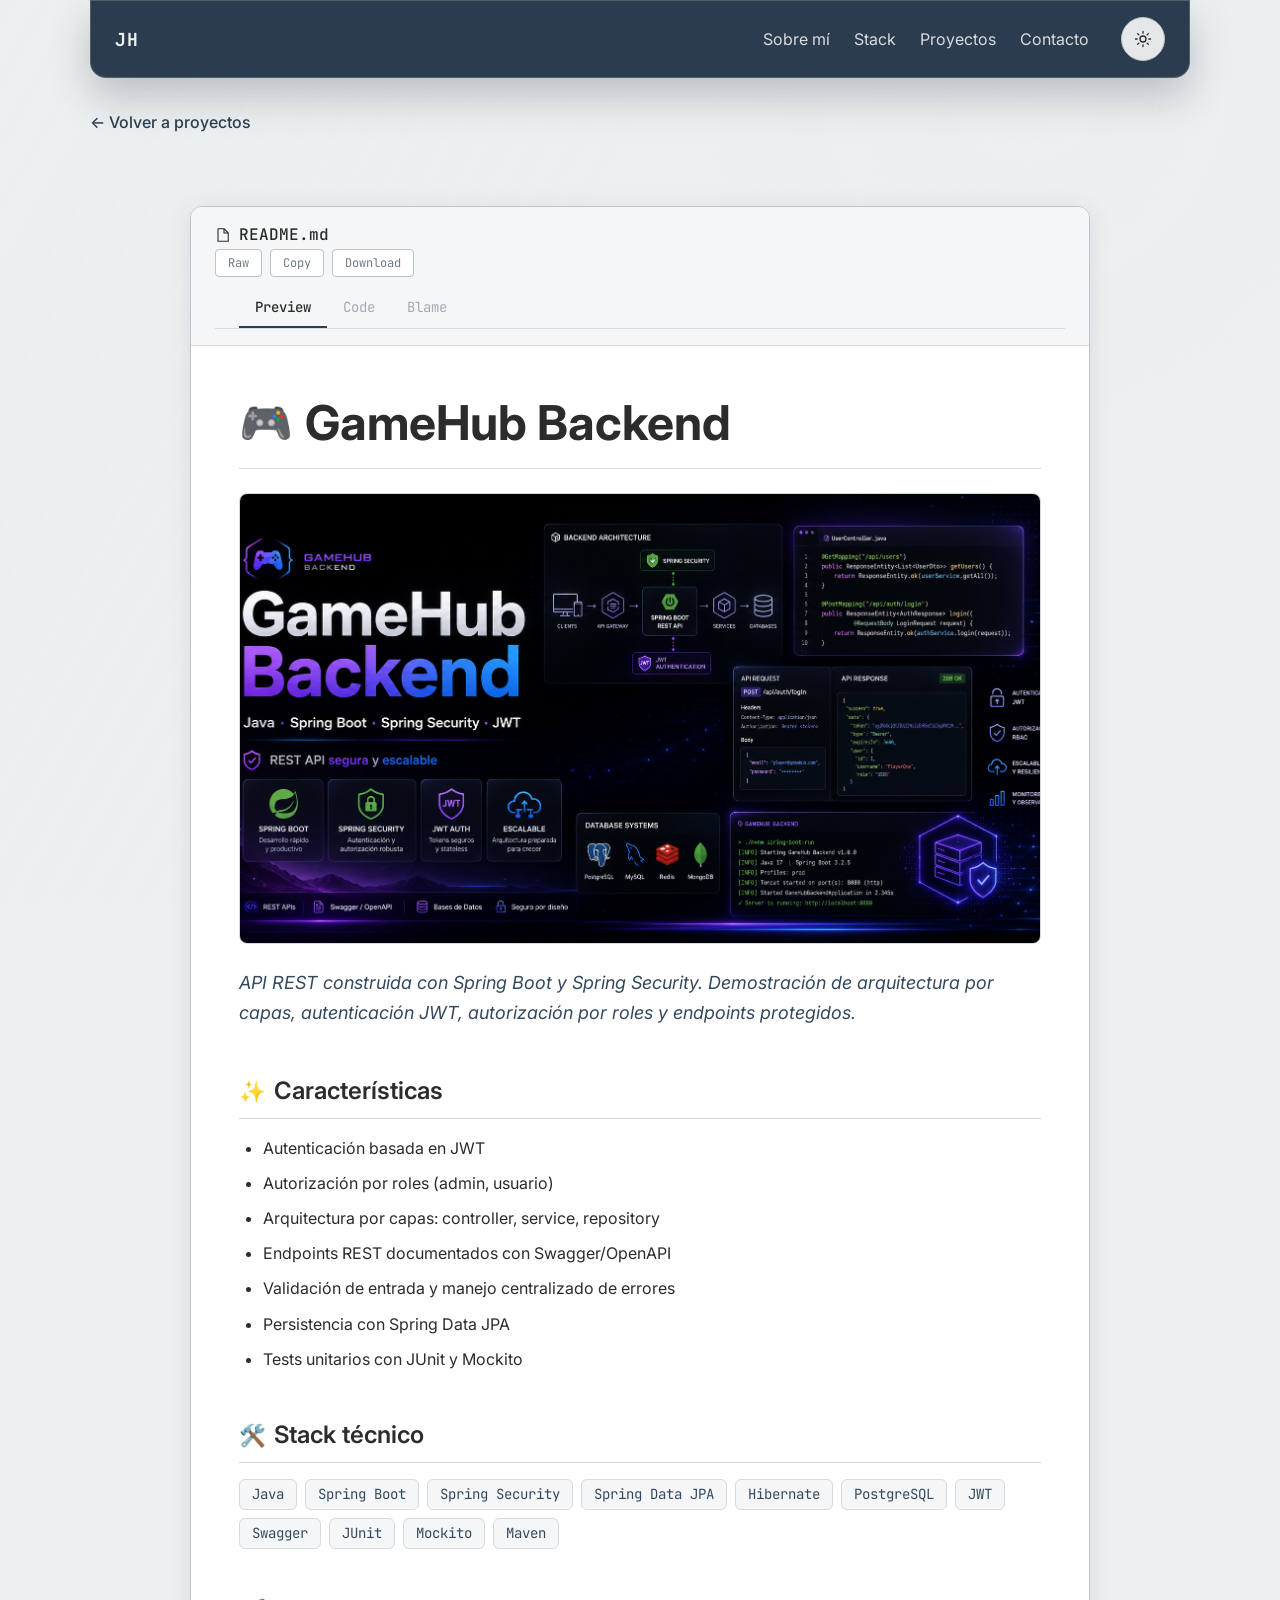
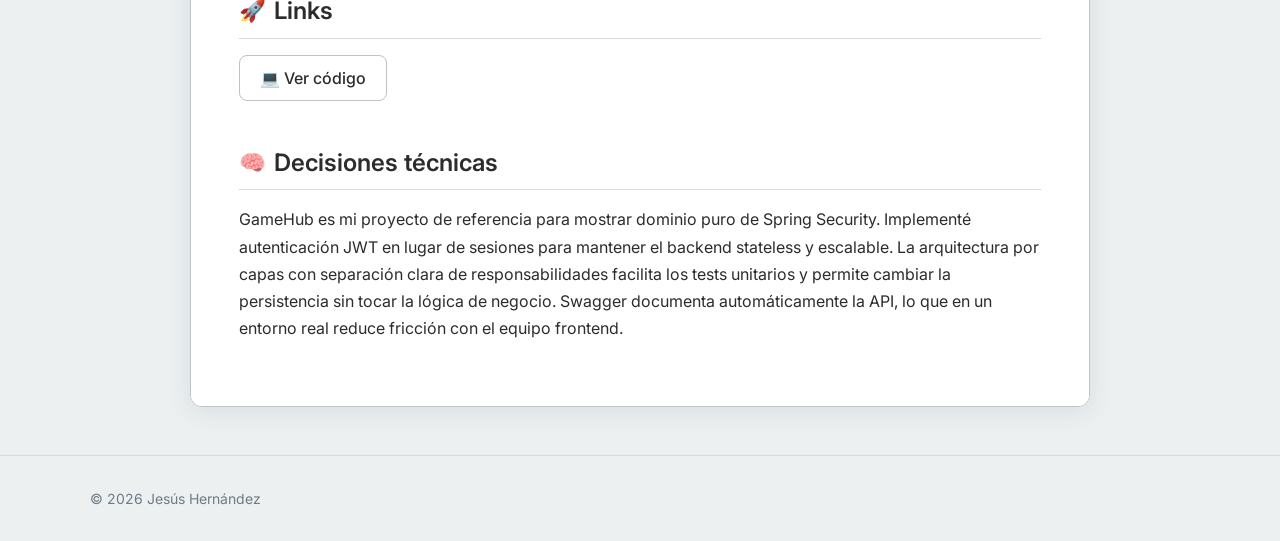
<file: proyectos/gamehub-backend.html>
<!DOCTYPE html>
<html lang="es" data-theme="light">
<head>
  <meta charset="UTF-8">
  <meta name="viewport" content="width=device-width, initial-scale=1.0">
  <title>GameHub Backend — API REST con Spring Security | Jesús Hernández</title>
  <meta name="description" content="API REST con autenticación por roles, arquitectura por capas y buenas prácticas de seguridad usando Spring Boot y Spring Security.">
  <meta name="author" content="Jesús Hernández">
  <meta property="og:type" content="article">
  <meta property="og:url" content="https://jesus-hernandez.es/proyectos/gamehub-backend.html">
  <meta property="og:title" content="GameHub Backend — API REST con Spring Security | Jesús Hernández">
  <meta property="og:description" content="API REST con autenticación por roles, arquitectura por capas y buenas prácticas de seguridad usando Spring Boot y Spring Security.">
  <meta property="og:image" content="https://jesus-hernandez.es/assets/og/gamehub-backend.svg">
  <meta name="twitter:card" content="summary_large_image">
  <meta name="twitter:title" content="GameHub Backend — API REST con Spring Security | Jesús Hernández">
  <meta name="twitter:description" content="API REST con autenticación por roles, arquitectura por capas y buenas prácticas de seguridad usando Spring Boot y Spring Security.">
  <meta name="twitter:image" content="https://jesus-hernandez.es/assets/og/gamehub-backend.svg">
  <link rel="preconnect" href="https://fonts.googleapis.com">
  <link rel="preconnect" href="https://fonts.gstatic.com" crossorigin>
  <link href="https://fonts.googleapis.com/css2?family=Inter:wght@400;500;600;700&family=JetBrains+Mono:wght@400;500&display=swap" rel="stylesheet">
  <link rel="icon" type="image/svg+xml" href="/assets/favicon.svg">
  <link rel="stylesheet" href="/css/theme.css">
  <link rel="stylesheet" href="/css/styles.css">
  <link rel="stylesheet" href="/css/project.css">
  <script>
    (function () {
      var savedTheme = localStorage.getItem('theme');
      document.documentElement.setAttribute('data-theme', savedTheme || 'light');
    }());
  </script>
</head>
<body>
  <div class="page-shell">
    <header class="site-header">
      <div class="container">
        <nav class="nav site-nav" aria-label="Principal" data-scrolled="false">
          <a class="nav-brand" href="/" aria-label="Inicio">JH</a>
          <div class="nav-actions">
            <button class="theme-toggle" type="button" data-theme-toggle aria-label="Cambiar tema"></button>
            <button class="menu-toggle" type="button" data-menu-toggle aria-controls="nav-menu" aria-expanded="false">
              <span class="visually-hidden">Abrir menú</span>
              <svg viewBox="0 0 24 24" fill="none" aria-hidden="true">
                <path d="M4 7h16M4 12h16M4 17h16" stroke="currentColor" stroke-width="1.8" stroke-linecap="round"/>
              </svg>
            </button>
          </div>
          <div class="nav-menu" id="nav-menu" data-nav-menu>
            <div class="nav-links">
              <a class="nav-link" href="/#sobre-mi" data-nav-link>Sobre mí</a>
              <a class="nav-link" href="/#stack" data-nav-link>Stack</a>
              <a class="nav-link" href="/#proyectos" data-nav-link>Proyectos</a>
              <a class="nav-link" href="/#contacto" data-nav-link>Contacto</a>
            </div>
          </div>
        </nav>
      </div>
    </header>

    <div class="container back-link">
      <a href="/#proyectos">← Volver a proyectos</a>
    </div>

    <main class="readme-container">
      <header class="readme-header">
        <div class="readme-header-top">
          <span class="readme-filename">
            <svg viewBox="0 0 16 16" fill="none" aria-hidden="true">
              <path d="M3 1.75h6L13.25 6v8.25H3z" stroke="currentColor" stroke-width="1.1" stroke-linejoin="round"/>
              <path d="M9 1.75V6h4.25" stroke="currentColor" stroke-width="1.1" stroke-linejoin="round"/>
            </svg>
            README.md
          </span>
          <div class="readme-actions">
            <button disabled aria-hidden="true">Raw</button>
            <button disabled aria-hidden="true">Copy</button>
            <button disabled aria-hidden="true">Download</button>
          </div>
        </div>
        <div class="readme-tabs">
          <button class="tab active">Preview</button>
          <button class="tab" disabled>Code</button>
          <button class="tab" disabled>Blame</button>
        </div>
      </header>

      <article class="readme-content">
        <h1 class="readme-h1"><span class="readme-emoji">🎮</span> GameHub Backend</h1>
        <img src="/gamehub-backend-img.png" alt="Captura del proyecto GameHub Backend" class="project-hero">
        <p class="project-tagline">API REST construida con Spring Boot y Spring Security. Demostración de arquitectura por capas, autenticación JWT, autorización por roles y endpoints protegidos.</p>

        <h2 class="readme-h2"><span class="readme-emoji">✨</span> Características</h2>
        <ul>
          <li>Autenticación basada en JWT</li>
          <li>Autorización por roles (admin, usuario)</li>
          <li>Arquitectura por capas: controller, service, repository</li>
          <li>Endpoints REST documentados con Swagger/OpenAPI</li>
          <li>Validación de entrada y manejo centralizado de errores</li>
          <li>Persistencia con Spring Data JPA</li>
          <li>Tests unitarios con JUnit y Mockito</li>
        </ul>

        <h2 class="readme-h2"><span class="readme-emoji">🛠️</span> Stack técnico</h2>
        <div class="stack-tags">
          <span>Java</span><span>Spring Boot</span><span>Spring Security</span><span>Spring Data JPA</span><span>Hibernate</span><span>PostgreSQL</span><span>JWT</span><span>Swagger</span><span>JUnit</span><span>Mockito</span><span>Maven</span>
        </div>

        <h2 class="readme-h2"><span class="readme-emoji">🚀</span> Links</h2>
        <div class="project-links">
          <a href="https://github.com/JesusHernandezP/GameHub-backend" target="_blank" rel="noreferrer" class="link-button secondary">💻 Ver código</a>
        </div>

        <h2 class="readme-h2"><span class="readme-emoji">🧠</span> Decisiones técnicas</h2>
        <p>GameHub es mi proyecto de referencia para mostrar dominio puro de Spring Security. Implementé autenticación JWT en lugar de sesiones para mantener el backend stateless y escalable. La arquitectura por capas con separación clara de responsabilidades facilita los tests unitarios y permite cambiar la persistencia sin tocar la lógica de negocio. Swagger documenta automáticamente la API, lo que en un entorno real reduce fricción con el equipo frontend.</p>
      </article>
    </main>

    <footer class="site-footer">
      <div class="container footer-layout">
        <p>© <span id="year">2026</span> Jesús Hernández</p>
      </div>
    </footer>
  </div>

  <script src="/js/theme-toggle.js"></script>
  <script src="/js/main.js"></script>
</body>
</html>
</file>
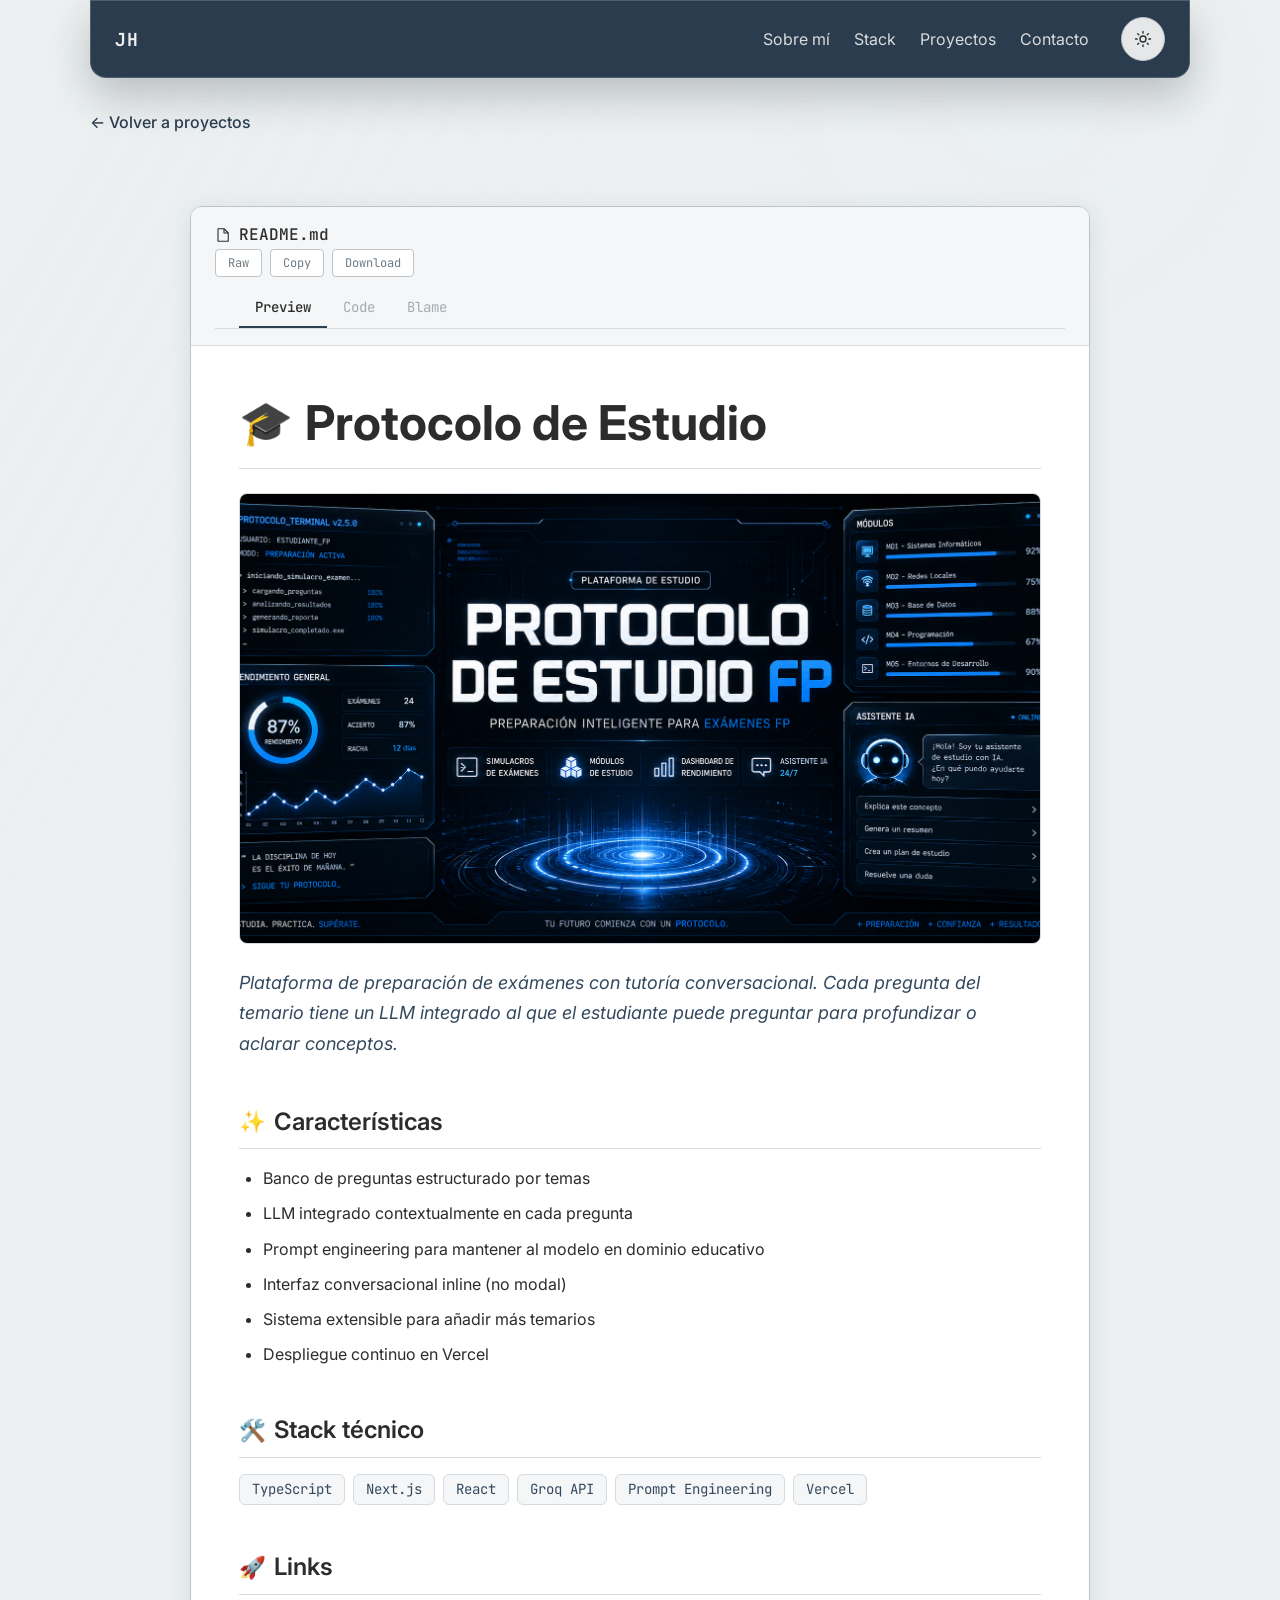
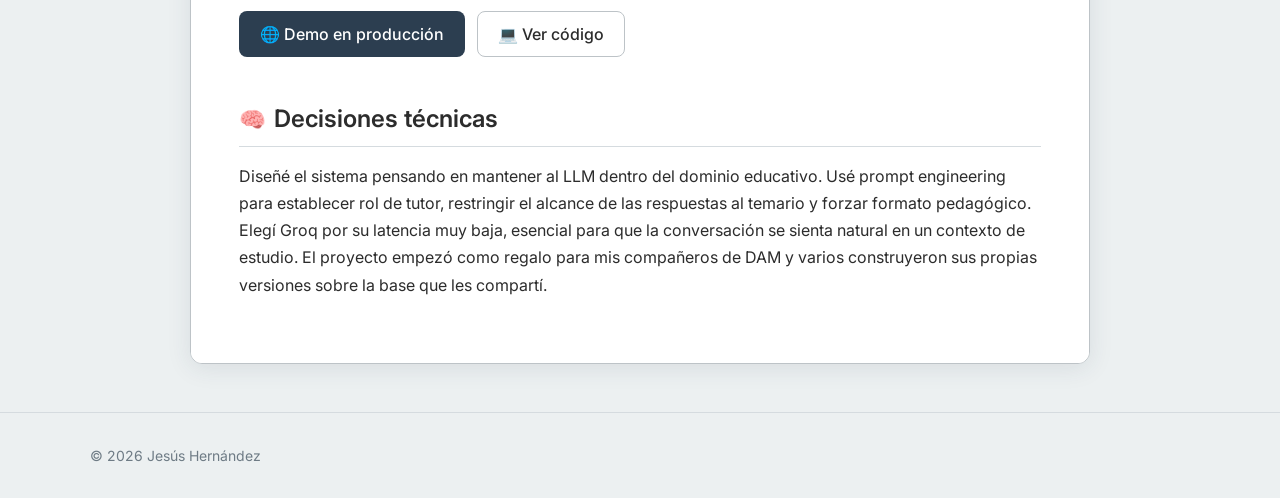
<file: proyectos/protocolo-estudio.html>
<!DOCTYPE html>
<html lang="es" data-theme="light">
<head>
  <meta charset="UTF-8">
  <meta name="viewport" content="width=device-width, initial-scale=1.0">
  <title>Protocolo de Estudio — Plataforma con LLM integrado | Jesús Hernández</title>
  <meta name="description" content="Plataforma de preparación de exámenes con LLM integrado por pregunta para tutoría conversacional. Prompt engineering aplicado.">
  <meta name="author" content="Jesús Hernández">
  <meta property="og:type" content="article">
  <meta property="og:url" content="https://jesus-hernandez.es/proyectos/protocolo-estudio.html">
  <meta property="og:title" content="Protocolo de Estudio — Plataforma con LLM integrado | Jesús Hernández">
  <meta property="og:description" content="Plataforma de preparación de exámenes con LLM integrado por pregunta para tutoría conversacional. Prompt engineering aplicado.">
  <meta property="og:image" content="https://jesus-hernandez.es/assets/og/protocolo-estudio.svg">
  <meta name="twitter:card" content="summary_large_image">
  <meta name="twitter:title" content="Protocolo de Estudio — Plataforma con LLM integrado | Jesús Hernández">
  <meta name="twitter:description" content="Plataforma de preparación de exámenes con LLM integrado por pregunta para tutoría conversacional. Prompt engineering aplicado.">
  <meta name="twitter:image" content="https://jesus-hernandez.es/assets/og/protocolo-estudio.svg">
  <link rel="preconnect" href="https://fonts.googleapis.com">
  <link rel="preconnect" href="https://fonts.gstatic.com" crossorigin>
  <link href="https://fonts.googleapis.com/css2?family=Inter:wght@400;500;600;700&family=JetBrains+Mono:wght@400;500&display=swap" rel="stylesheet">
  <link rel="icon" type="image/svg+xml" href="/assets/favicon.svg">
  <link rel="stylesheet" href="/css/theme.css">
  <link rel="stylesheet" href="/css/styles.css">
  <link rel="stylesheet" href="/css/project.css">
  <script>
    (function () {
      var savedTheme = localStorage.getItem('theme');
      document.documentElement.setAttribute('data-theme', savedTheme || 'light');
    }());
  </script>
</head>
<body>
  <div class="page-shell">
    <header class="site-header">
      <div class="container">
        <nav class="nav site-nav" aria-label="Principal" data-scrolled="false">
          <a class="nav-brand" href="/" aria-label="Inicio">JH</a>
          <div class="nav-actions">
            <button class="theme-toggle" type="button" data-theme-toggle aria-label="Cambiar tema"></button>
            <button class="menu-toggle" type="button" data-menu-toggle aria-controls="nav-menu" aria-expanded="false">
              <span class="visually-hidden">Abrir menú</span>
              <svg viewBox="0 0 24 24" fill="none" aria-hidden="true">
                <path d="M4 7h16M4 12h16M4 17h16" stroke="currentColor" stroke-width="1.8" stroke-linecap="round"/>
              </svg>
            </button>
          </div>
          <div class="nav-menu" id="nav-menu" data-nav-menu>
            <div class="nav-links">
              <a class="nav-link" href="/#sobre-mi" data-nav-link>Sobre mí</a>
              <a class="nav-link" href="/#stack" data-nav-link>Stack</a>
              <a class="nav-link" href="/#proyectos" data-nav-link>Proyectos</a>
              <a class="nav-link" href="/#contacto" data-nav-link>Contacto</a>
            </div>
          </div>
        </nav>
      </div>
    </header>

    <div class="container back-link">
      <a href="/#proyectos">← Volver a proyectos</a>
    </div>

    <main class="readme-container">
      <header class="readme-header">
        <div class="readme-header-top">
          <span class="readme-filename">
            <svg viewBox="0 0 16 16" fill="none" aria-hidden="true">
              <path d="M3 1.75h6L13.25 6v8.25H3z" stroke="currentColor" stroke-width="1.1" stroke-linejoin="round"/>
              <path d="M9 1.75V6h4.25" stroke="currentColor" stroke-width="1.1" stroke-linejoin="round"/>
            </svg>
            README.md
          </span>
          <div class="readme-actions">
            <button disabled aria-hidden="true">Raw</button>
            <button disabled aria-hidden="true">Copy</button>
            <button disabled aria-hidden="true">Download</button>
          </div>
        </div>
        <div class="readme-tabs">
          <button class="tab active">Preview</button>
          <button class="tab" disabled>Code</button>
          <button class="tab" disabled>Blame</button>
        </div>
      </header>

      <article class="readme-content">
        <h1 class="readme-h1"><span class="readme-emoji">🎓</span> Protocolo de Estudio</h1>
        <img src="/protocolo-estudio-img.png" alt="Captura del proyecto Protocolo de Estudio" class="project-hero">
        <p class="project-tagline">Plataforma de preparación de exámenes con tutoría conversacional. Cada pregunta del temario tiene un LLM integrado al que el estudiante puede preguntar para profundizar o aclarar conceptos.</p>

        <h2 class="readme-h2"><span class="readme-emoji">✨</span> Características</h2>
        <ul>
          <li>Banco de preguntas estructurado por temas</li>
          <li>LLM integrado contextualmente en cada pregunta</li>
          <li>Prompt engineering para mantener al modelo en dominio educativo</li>
          <li>Interfaz conversacional inline (no modal)</li>
          <li>Sistema extensible para añadir más temarios</li>
          <li>Despliegue continuo en Vercel</li>
        </ul>

        <h2 class="readme-h2"><span class="readme-emoji">🛠️</span> Stack técnico</h2>
        <div class="stack-tags">
          <span>TypeScript</span><span>Next.js</span><span>React</span><span>Groq API</span><span>Prompt Engineering</span><span>Vercel</span>
        </div>

        <h2 class="readme-h2"><span class="readme-emoji">🚀</span> Links</h2>
        <div class="project-links">
          <a href="https://bateria-de-examenes.vercel.app" target="_blank" rel="noreferrer" class="link-button primary">🌐 Demo en producción</a>
          <a href="https://github.com/JesusHernandezP/Protocolo-de-estudio" target="_blank" rel="noreferrer" class="link-button secondary">💻 Ver código</a>
        </div>

        <h2 class="readme-h2"><span class="readme-emoji">🧠</span> Decisiones técnicas</h2>
        <p>Diseñé el sistema pensando en mantener al LLM dentro del dominio educativo. Usé prompt engineering para establecer rol de tutor, restringir el alcance de las respuestas al temario y forzar formato pedagógico. Elegí Groq por su latencia muy baja, esencial para que la conversación se sienta natural en un contexto de estudio. El proyecto empezó como regalo para mis compañeros de DAM y varios construyeron sus propias versiones sobre la base que les compartí.</p>
      </article>
    </main>

    <footer class="site-footer">
      <div class="container footer-layout">
        <p>© <span id="year">2026</span> Jesús Hernández</p>
      </div>
    </footer>
  </div>

  <script src="/js/theme-toggle.js"></script>
  <script src="/js/main.js"></script>
</body>
</html>
</file>
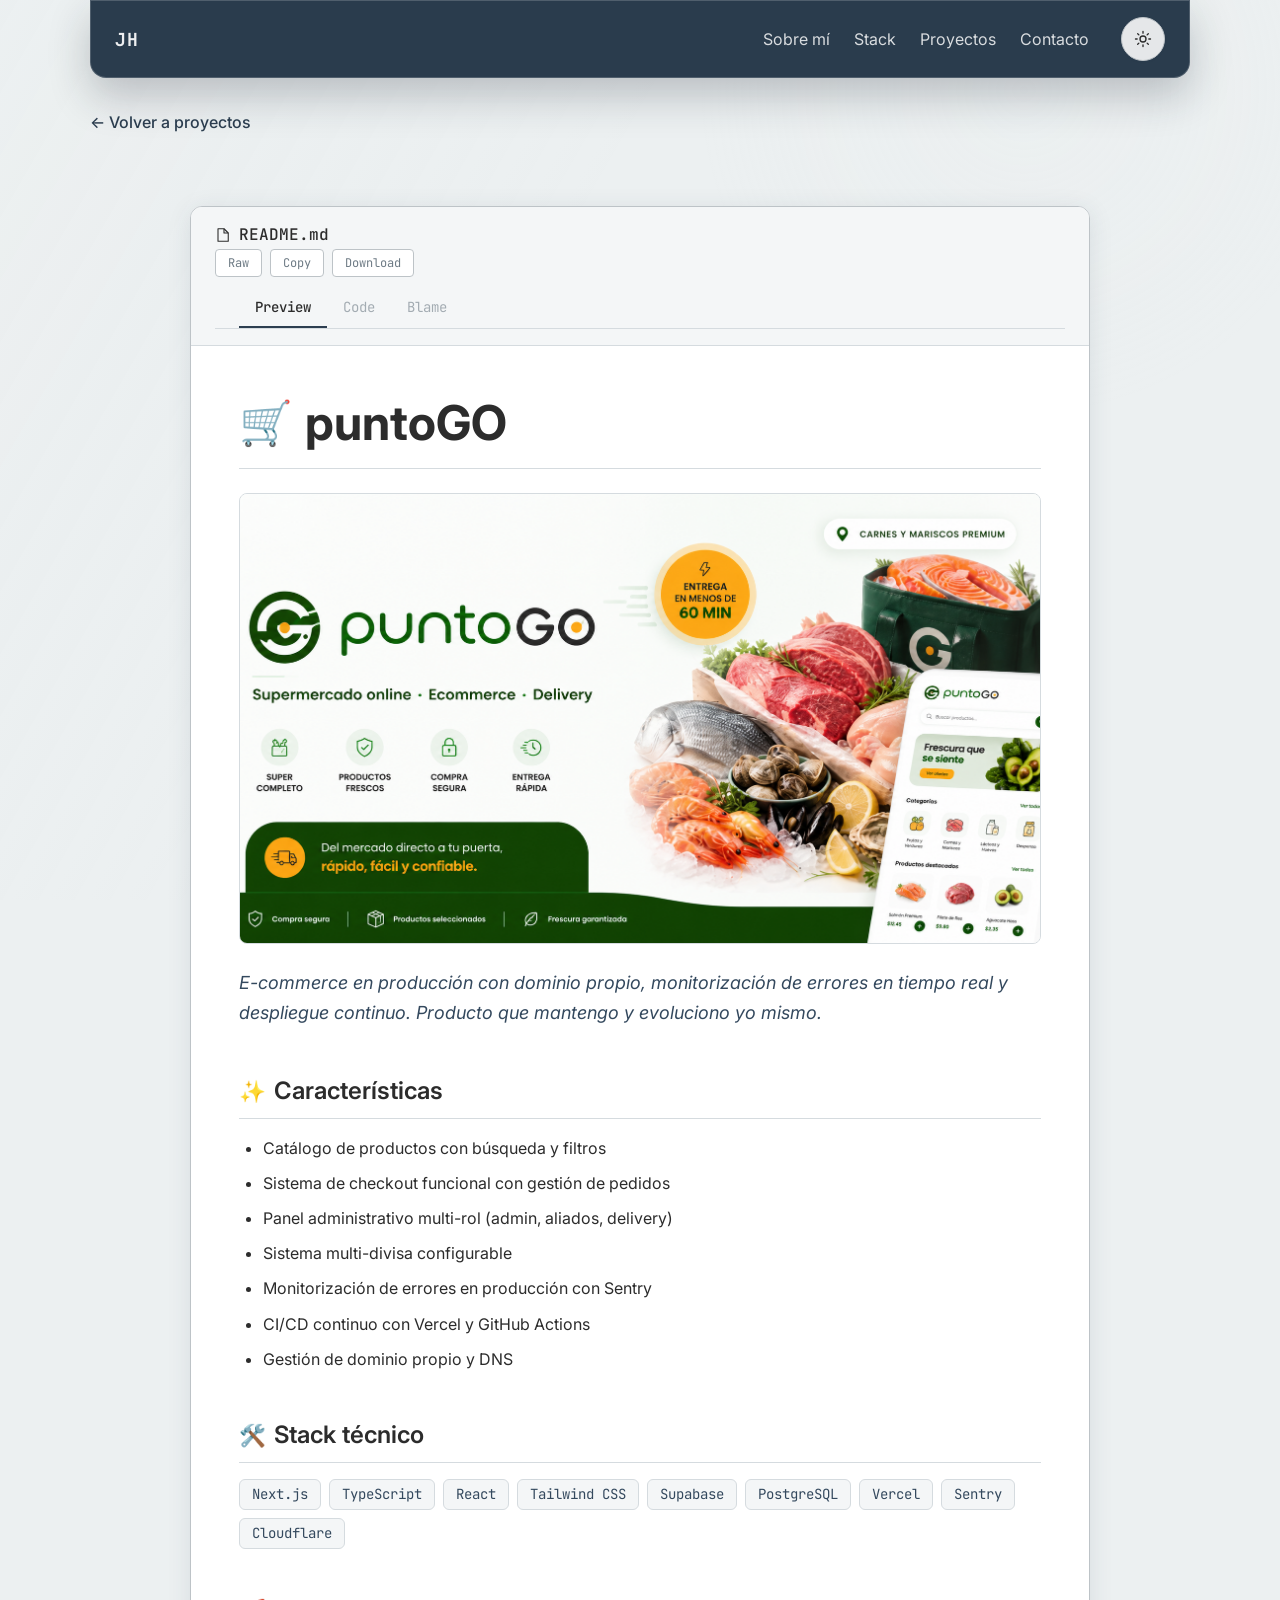
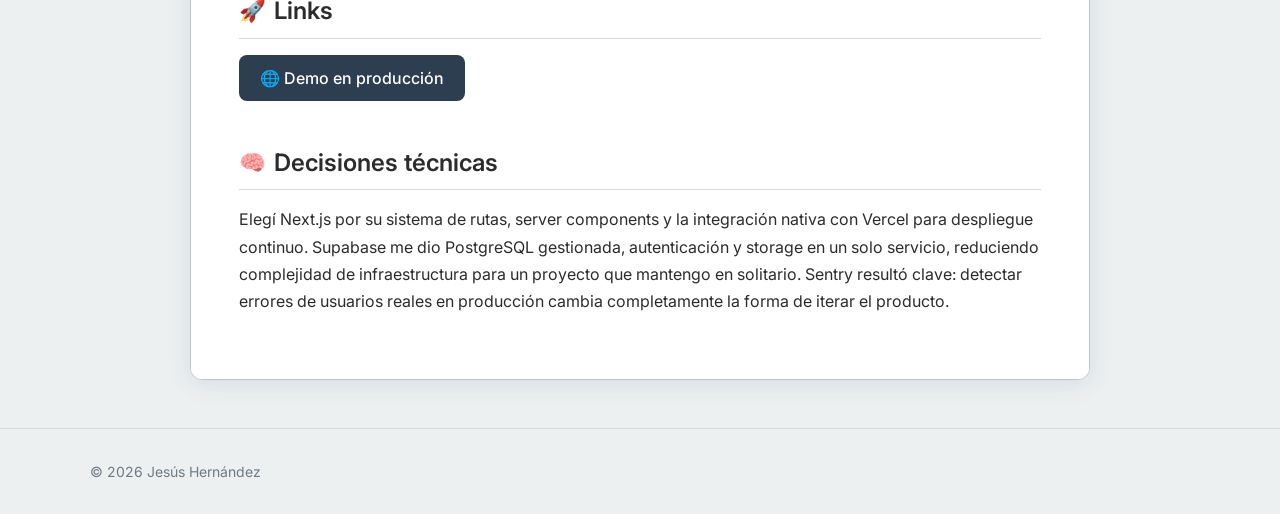
<file: proyectos/puntogo.html>
<!DOCTYPE html>
<html lang="es" data-theme="light">
<head>
  <meta charset="UTF-8">
  <meta name="viewport" content="width=device-width, initial-scale=1.0">
  <title>puntoGO — E-commerce en producción | Jesús Hernández</title>
  <meta name="description" content="E-commerce en producción con Next.js, TypeScript, Supabase, monitorización con Sentry y despliegue continuo en Vercel.">
  <meta name="author" content="Jesús Hernández">
  <meta property="og:type" content="article">
  <meta property="og:url" content="https://jesus-hernandez.es/proyectos/puntogo.html">
  <meta property="og:title" content="puntoGO — E-commerce en producción | Jesús Hernández">
  <meta property="og:description" content="E-commerce en producción con Next.js, TypeScript, Supabase, monitorización con Sentry y despliegue continuo en Vercel.">
  <meta property="og:image" content="https://jesus-hernandez.es/assets/og/puntogo.svg">
  <meta name="twitter:card" content="summary_large_image">
  <meta name="twitter:title" content="puntoGO — E-commerce en producción | Jesús Hernández">
  <meta name="twitter:description" content="E-commerce en producción con Next.js, TypeScript, Supabase, monitorización con Sentry y despliegue continuo en Vercel.">
  <meta name="twitter:image" content="https://jesus-hernandez.es/assets/og/puntogo.svg">
  <link rel="preconnect" href="https://fonts.googleapis.com">
  <link rel="preconnect" href="https://fonts.gstatic.com" crossorigin>
  <link href="https://fonts.googleapis.com/css2?family=Inter:wght@400;500;600;700&family=JetBrains+Mono:wght@400;500&display=swap" rel="stylesheet">
  <link rel="icon" type="image/svg+xml" href="/assets/favicon.svg">
  <link rel="stylesheet" href="/css/theme.css">
  <link rel="stylesheet" href="/css/styles.css">
  <link rel="stylesheet" href="/css/project.css">
  <script>
    (function () {
      var savedTheme = localStorage.getItem('theme');
      document.documentElement.setAttribute('data-theme', savedTheme || 'light');
    }());
  </script>
</head>
<body>
  <div class="page-shell">
    <header class="site-header">
      <div class="container">
        <nav class="nav site-nav" aria-label="Principal" data-scrolled="false">
          <a class="nav-brand" href="/" aria-label="Inicio">JH</a>
          <div class="nav-actions">
            <button class="theme-toggle" type="button" data-theme-toggle aria-label="Cambiar tema"></button>
            <button class="menu-toggle" type="button" data-menu-toggle aria-controls="nav-menu" aria-expanded="false">
              <span class="visually-hidden">Abrir menú</span>
              <svg viewBox="0 0 24 24" fill="none" aria-hidden="true">
                <path d="M4 7h16M4 12h16M4 17h16" stroke="currentColor" stroke-width="1.8" stroke-linecap="round"/>
              </svg>
            </button>
          </div>
          <div class="nav-menu" id="nav-menu" data-nav-menu>
            <div class="nav-links">
              <a class="nav-link" href="/#sobre-mi" data-nav-link>Sobre mí</a>
              <a class="nav-link" href="/#stack" data-nav-link>Stack</a>
              <a class="nav-link" href="/#proyectos" data-nav-link>Proyectos</a>
              <a class="nav-link" href="/#contacto" data-nav-link>Contacto</a>
            </div>
          </div>
        </nav>
      </div>
    </header>

    <div class="container back-link">
      <a href="/#proyectos">← Volver a proyectos</a>
    </div>

    <main class="readme-container">
      <header class="readme-header">
        <div class="readme-header-top">
          <span class="readme-filename">
            <svg viewBox="0 0 16 16" fill="none" aria-hidden="true">
              <path d="M3 1.75h6L13.25 6v8.25H3z" stroke="currentColor" stroke-width="1.1" stroke-linejoin="round"/>
              <path d="M9 1.75V6h4.25" stroke="currentColor" stroke-width="1.1" stroke-linejoin="round"/>
            </svg>
            README.md
          </span>
          <div class="readme-actions">
            <button disabled aria-hidden="true">Raw</button>
            <button disabled aria-hidden="true">Copy</button>
            <button disabled aria-hidden="true">Download</button>
          </div>
        </div>
        <div class="readme-tabs">
          <button class="tab active">Preview</button>
          <button class="tab" disabled>Code</button>
          <button class="tab" disabled>Blame</button>
        </div>
      </header>

      <article class="readme-content">
        <h1 class="readme-h1"><span class="readme-emoji">🛒</span> puntoGO</h1>
        <img src="/puntogo-img.png" alt="Captura del proyecto puntoGO" class="project-hero">
        <p class="project-tagline">E-commerce en producción con dominio propio, monitorización de errores en tiempo real y despliegue continuo. Producto que mantengo y evoluciono yo mismo.</p>

        <h2 class="readme-h2"><span class="readme-emoji">✨</span> Características</h2>
        <ul>
          <li>Catálogo de productos con búsqueda y filtros</li>
          <li>Sistema de checkout funcional con gestión de pedidos</li>
          <li>Panel administrativo multi-rol (admin, aliados, delivery)</li>
          <li>Sistema multi-divisa configurable</li>
          <li>Monitorización de errores en producción con Sentry</li>
          <li>CI/CD continuo con Vercel y GitHub Actions</li>
          <li>Gestión de dominio propio y DNS</li>
        </ul>

        <h2 class="readme-h2"><span class="readme-emoji">🛠️</span> Stack técnico</h2>
        <div class="stack-tags">
          <span>Next.js</span><span>TypeScript</span><span>React</span><span>Tailwind CSS</span><span>Supabase</span><span>PostgreSQL</span><span>Vercel</span><span>Sentry</span><span>Cloudflare</span>
        </div>

        <h2 class="readme-h2"><span class="readme-emoji">🚀</span> Links</h2>
        <div class="project-links">
          <a href="https://puntogo.app" target="_blank" rel="noreferrer" class="link-button primary">🌐 Demo en producción</a>
        </div>

        <h2 class="readme-h2"><span class="readme-emoji">🧠</span> Decisiones técnicas</h2>
        <p>Elegí Next.js por su sistema de rutas, server components y la integración nativa con Vercel para despliegue continuo. Supabase me dio PostgreSQL gestionada, autenticación y storage en un solo servicio, reduciendo complejidad de infraestructura para un proyecto que mantengo en solitario. Sentry resultó clave: detectar errores de usuarios reales en producción cambia completamente la forma de iterar el producto.</p>
      </article>
    </main>

    <footer class="site-footer">
      <div class="container footer-layout">
        <p>© <span id="year">2026</span> Jesús Hernández</p>
      </div>
    </footer>
  </div>

  <script src="/js/theme-toggle.js"></script>
  <script src="/js/main.js"></script>
</body>
</html>
</file>
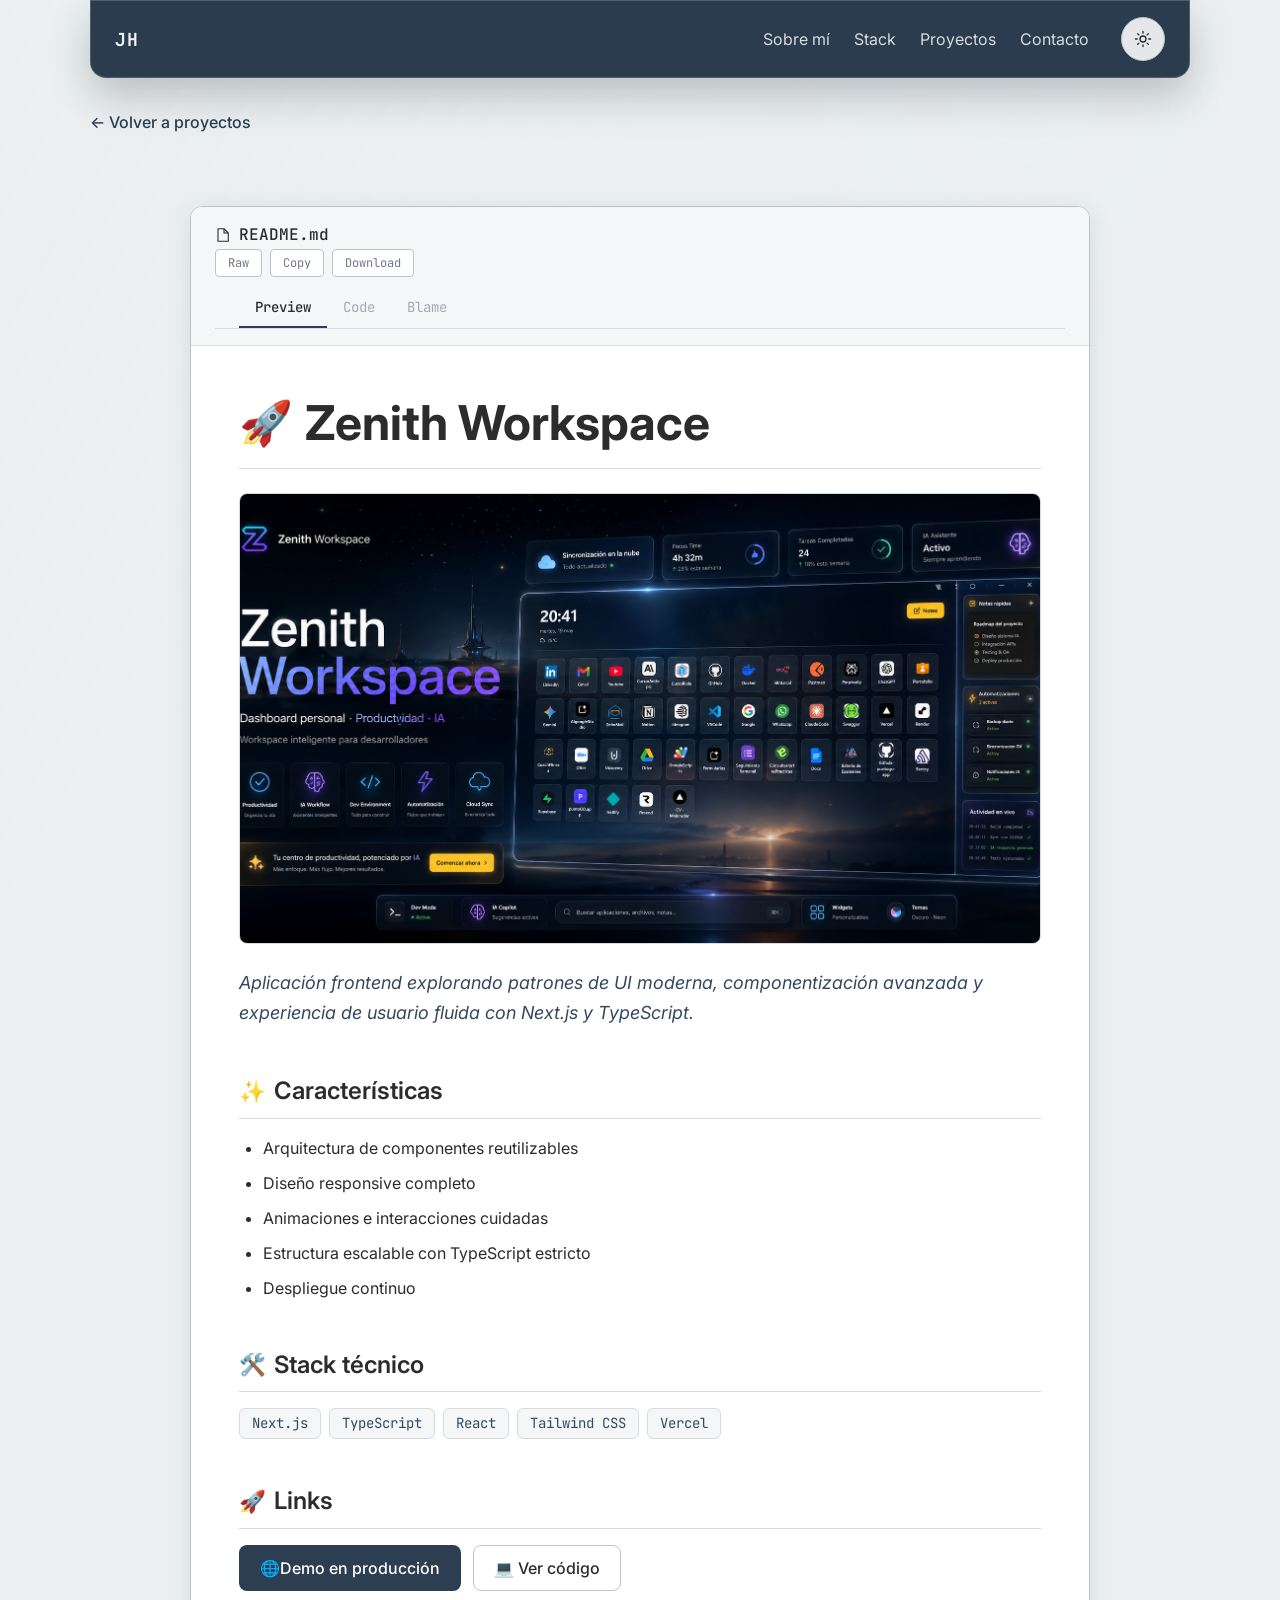
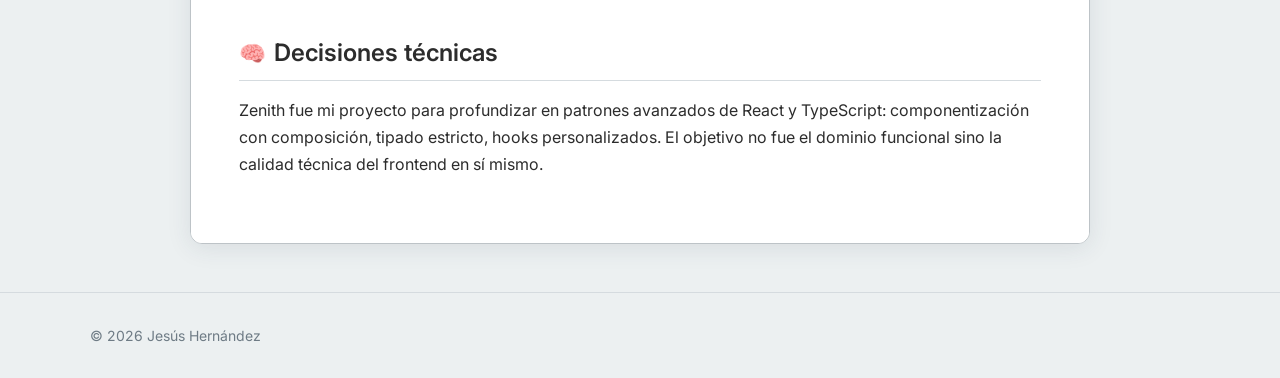
<file: proyectos/zenith-workspace.html>
<!DOCTYPE html>
<html lang="es" data-theme="light">

<head>
  <meta charset="UTF-8">
  <meta name="viewport" content="width=device-width, initial-scale=1.0">
  <title>Zenith Workspace — Frontend moderno | Jesús Hernández</title>
  <meta name="description" content="Aplicación frontend explorando UI moderna con Next.js, TypeScript y Tailwind CSS.">
  <meta name="author" content="Jesús Hernández">
  <meta property="og:type" content="article">
  <meta property="og:url" content="https://jesus-hernandez.es/proyectos/zenith-workspace.html">
  <meta property="og:title" content="Zenith Workspace — Frontend moderno | Jesús Hernández">
  <meta property="og:description"
    content="Aplicación frontend explorando UI moderna con Next.js, TypeScript y Tailwind CSS.">
  <meta property="og:image" content="https://jesus-hernandez.es/assets/og/zenith-workspace.svg">
  <meta name="twitter:card" content="summary_large_image">
  <meta name="twitter:title" content="Zenith Workspace — Frontend moderno | Jesús Hernández">
  <meta name="twitter:description"
    content="Aplicación frontend explorando UI moderna con Next.js, TypeScript y Tailwind CSS.">
  <meta name="twitter:image" content="https://jesus-hernandez.es/assets/og/zenith-workspace.svg">
  <link rel="preconnect" href="https://fonts.googleapis.com">
  <link rel="preconnect" href="https://fonts.gstatic.com" crossorigin>
  <link
    href="https://fonts.googleapis.com/css2?family=Inter:wght@400;500;600;700&family=JetBrains+Mono:wght@400;500&display=swap"
    rel="stylesheet">
  <link rel="icon" type="image/svg+xml" href="/assets/favicon.svg">
  <link rel="stylesheet" href="/css/theme.css">
  <link rel="stylesheet" href="/css/styles.css">
  <link rel="stylesheet" href="/css/project.css">
  <script>
    (function () {
      var savedTheme = localStorage.getItem('theme');
      document.documentElement.setAttribute('data-theme', savedTheme || 'light');
    }());
  </script>
</head>

<body>
  <div class="page-shell">
    <header class="site-header">
      <div class="container">
        <nav class="nav site-nav" aria-label="Principal" data-scrolled="false">
          <a class="nav-brand" href="/" aria-label="Inicio">JH</a>
          <div class="nav-actions">
            <button class="theme-toggle" type="button" data-theme-toggle aria-label="Cambiar tema"></button>
            <button class="menu-toggle" type="button" data-menu-toggle aria-controls="nav-menu" aria-expanded="false">
              <span class="visually-hidden">Abrir menú</span>
              <svg viewBox="0 0 24 24" fill="none" aria-hidden="true">
                <path d="M4 7h16M4 12h16M4 17h16" stroke="currentColor" stroke-width="1.8" stroke-linecap="round" />
              </svg>
            </button>
          </div>
          <div class="nav-menu" id="nav-menu" data-nav-menu>
            <div class="nav-links">
              <a class="nav-link" href="/#sobre-mi" data-nav-link>Sobre mí</a>
              <a class="nav-link" href="/#stack" data-nav-link>Stack</a>
              <a class="nav-link" href="/#proyectos" data-nav-link>Proyectos</a>
              <a class="nav-link" href="/#contacto" data-nav-link>Contacto</a>
            </div>
          </div>
        </nav>
      </div>
    </header>

    <div class="container back-link">
      <a href="/#proyectos">← Volver a proyectos</a>
    </div>

    <main class="readme-container">
      <header class="readme-header">
        <div class="readme-header-top">
          <span class="readme-filename">
            <svg viewBox="0 0 16 16" fill="none" aria-hidden="true">
              <path d="M3 1.75h6L13.25 6v8.25H3z" stroke="currentColor" stroke-width="1.1" stroke-linejoin="round" />
              <path d="M9 1.75V6h4.25" stroke="currentColor" stroke-width="1.1" stroke-linejoin="round" />
            </svg>
            README.md
          </span>
          <div class="readme-actions">
            <button disabled aria-hidden="true">Raw</button>
            <button disabled aria-hidden="true">Copy</button>
            <button disabled aria-hidden="true">Download</button>
          </div>
        </div>
        <div class="readme-tabs">
          <button class="tab active">Preview</button>
          <button class="tab" disabled>Code</button>
          <button class="tab" disabled>Blame</button>
        </div>
      </header>

      <article class="readme-content">
        <h1 class="readme-h1"><span class="readme-emoji">🚀</span> Zenith Workspace</h1>
        <img src="/zenith-workspace-img.png" alt="Captura del proyecto Zenith Workspace" class="project-hero">
        <p class="project-tagline">Aplicación frontend explorando patrones de UI moderna, componentización avanzada y
          experiencia de usuario fluida con Next.js y TypeScript.</p>

        <h2 class="readme-h2"><span class="readme-emoji">✨</span> Características</h2>
        <ul>
          <li>Arquitectura de componentes reutilizables</li>
          <li>Diseño responsive completo</li>
          <li>Animaciones e interacciones cuidadas</li>
          <li>Estructura escalable con TypeScript estricto</li>
          <li>Despliegue continuo</li>
        </ul>

        <h2 class="readme-h2"><span class="readme-emoji">🛠️</span> Stack técnico</h2>
        <div class="stack-tags">
          <span>Next.js</span><span>TypeScript</span><span>React</span><span>Tailwind CSS</span><span>Vercel</span>
        </div>

        <h2 class="readme-h2"><span class="readme-emoji">🚀</span> Links</h2>
        <div class="project-links">
          <a href="https://zenith-workspace.vercel.app/" target="_blank" rel="noreferrer" class="link-button primary">🌐Demo en producción</a>
          <a href="https://github.com/JesusHernandezP/Zenith-Workspace" target="_blank" rel="noreferrer"
            class="link-button secondary">💻 Ver código</a>
        </div>

        <h2 class="readme-h2"><span class="readme-emoji">🧠</span> Decisiones técnicas</h2>
        <p>Zenith fue mi proyecto para profundizar en patrones avanzados de React y TypeScript: componentización con
          composición, tipado estricto, hooks personalizados. El objetivo no fue el dominio funcional sino la calidad
          técnica del frontend en sí mismo.</p>
      </article>
    </main>

    <footer class="site-footer">
      <div class="container footer-layout">
        <p>© <span id="year">2026</span> Jesús Hernández</p>
      </div>
    </footer>
  </div>

  <script src="/js/theme-toggle.js"></script>
  <script src="/js/main.js"></script>
</body>

</html>
</file>
<file: css/theme.css>
:root {
  --primary-dark: #2c3e50;
  --secondary-dark: #34495e;
  --accent-warm: #8b7355;
  --light-grey: #bdc3c7;
  --off-white: #ecf0f1;
  --text-dark: #2c2c2c;
  --white: #ffffff;
  --shadow-light: rgba(44, 62, 80, 0.1);
  --shadow-medium: rgba(44, 62, 80, 0.15);
  --rgb-color-background: 236, 240, 241;
  --color-selection-text: var(--text-dark);
  --color-selection-bg: rgba(44, 62, 80, 0.15);

  --bg-primary: var(--off-white);
  --bg-secondary: var(--white);
  --bg-elevated: var(--white);
  --bg-code: #f4f6f7;

  --text-primary: var(--text-dark);
  --text-secondary: var(--secondary-dark);
  --text-muted: #6e7b85;
  --text-link: var(--primary-dark);
  --text-on-accent: var(--white);

  --border-primary: var(--light-grey);
  --border-secondary: #d5dbdf;

  --accent: var(--primary-dark);
  --accent-hover: var(--secondary-dark);
  --accent-warm: #8b7355;

  --shadow-sm: 0 1px 2px var(--shadow-light);
  --shadow-md: 0 4px 12px var(--shadow-light);
  --shadow-lg: 0 12px 32px var(--shadow-medium);
}

[data-theme="dark"] {
  --color-background: #151515;
  --color-middleground: #202020;
  --color-borderhover: #333;
  --color-foreground: #383838;
  --color-buttonhover: #444;
  --color-text: #ffffff;
  --color-subtext: #bbbbbb;
  --rgb-color-text: 255, 255, 255;
  --rgb-color-shadow-header: 21, 21, 21;
  --rgb-color-background: 21, 21, 21;
  --rgb-color-shadow: 15, 15, 15;
  --color-selection-text: #e2e9f7e6;
  --color-selection-bg: rgba(44, 62, 80, 0.3);
  --rgb-glow-1: 44, 62, 80;
  --rgb-glow-2: 78, 98, 118;
  --rgb-glow-3: 247, 248, 255;

  --bg-primary: var(--color-background);
  --bg-secondary: var(--color-middleground);
  --bg-elevated: var(--color-foreground);
  --bg-code: var(--color-middleground);

  --text-primary: var(--color-text);
  --text-secondary: var(--color-subtext);
  --text-muted: #8a8a8a;
  --text-link: rgb(var(--rgb-glow-2));
  --text-on-accent: var(--color-text);

  --border-primary: var(--color-borderhover);
  --border-secondary: var(--color-foreground);

  --accent: rgb(var(--rgb-glow-1));
  --accent-hover: rgb(var(--rgb-glow-2));
  --accent-warm: rgb(var(--rgb-glow-2));

  --shadow-sm: 0 1px 2px rgba(var(--rgb-color-shadow), 0.3);
  --shadow-md: 0 4px 12px rgba(var(--rgb-color-shadow), 0.4);
  --shadow-lg: 0 12px 32px rgba(var(--rgb-color-shadow), 0.5);
}
</file>
<file: css/styles.css>
::selection {
  background-color: var(--color-selection-bg, rgba(44, 62, 80, 0.15));
  color: var(--color-selection-text, var(--text-primary));
}

:root {
  --font-size-xs: 0.75rem;
  --font-size-sm: 0.875rem;
  --font-size-base: 1rem;
  --font-size-lg: 1.125rem;
  --font-size-xl: 1.25rem;
  --font-size-2xl: 1.5rem;
  --font-size-3xl: 2rem;
  --font-size-4xl: 2.5rem;
  --font-size-5xl: 3rem;

  --line-height-tight: 1.2;
  --line-height-normal: 1.5;
  --line-height-relaxed: 1.7;

  --space-1: 0.25rem;
  --space-2: 0.5rem;
  --space-3: 0.75rem;
  --space-4: 1rem;
  --space-6: 1.5rem;
  --space-8: 2rem;
  --space-12: 3rem;
  --space-16: 4rem;
  --space-20: 5rem;
  --space-24: 6rem;

  --radius-sm: 4px;
  --radius-md: 8px;
  --radius-lg: 12px;
  --radius-xl: 16px;

  --container-max: 1100px;
  --nav-height: 4.5rem;
  --anchor-offset: 5.75rem;
  --transition-base: 200ms ease;
}

@media (min-width: 768px) {
  :root {
    --font-size-4xl: 3rem;
    --font-size-5xl: 4rem;
  }
}

*,
*::before,
*::after {
  box-sizing: border-box;
}

html {
  scroll-behavior: smooth;
}

.scroll-container {
  scroll-snap-type: none;
}

body,
h1,
h2,
h3,
h4,
p,
ul,
ol,
figure {
  margin: 0;
}

body {
  min-height: 100vh;
  background:
    radial-gradient(circle at top left, rgba(var(--rgb-color-background), 0.18), transparent 22%),
    linear-gradient(180deg, var(--bg-primary) 0%, var(--bg-primary) 100%);
  color: var(--text-primary);
  font-family: "Inter", sans-serif;
  font-size: var(--font-size-base);
  line-height: var(--line-height-normal);
  text-rendering: optimizeLegibility;
  transition:
    background-color var(--transition-base),
    color var(--transition-base);
}

img {
  display: block;
  max-width: 100%;
}

a {
  color: inherit;
  text-decoration: none;
}

button,
input,
textarea,
select {
  font: inherit;
}

button {
  border: 0;
  background: none;
  color: inherit;
  cursor: pointer;
}

ul {
  padding: 0;
  list-style: none;
}

:focus-visible {
  outline: 3px solid rgba(9, 105, 218, 0.35);
  outline-offset: 3px;
}

.visually-hidden {
  position: absolute;
  width: 1px;
  height: 1px;
  padding: 0;
  margin: -1px;
  overflow: hidden;
  clip: rect(0, 0, 0, 0);
  white-space: nowrap;
  border: 0;
}

.container {
  width: min(calc(100% - 2rem), var(--container-max));
  margin: 0 auto;
}

.page-shell {
  position: relative;
  isolation: isolate;
}

.page-shell::before {
  content: "";
  position: fixed;
  inset: 0;
  z-index: -1;
  pointer-events: none;
  background:
    linear-gradient(120deg, rgba(var(--rgb-color-background), 0.08), transparent 40%),
    radial-gradient(circle at 80% 10%, rgba(var(--rgb-color-background), 0.16), transparent 25%);
}

.section {
  width: 100%;
  display: flex;
  flex-direction: column;
  justify-content: center;
  align-items: stretch;
  padding-block: var(--space-16);
  padding-inline: var(--space-6);
  scroll-margin-top: var(--anchor-offset);
}

.section-full {
  min-height: 100vh;
}

.section-auto {
  min-height: auto;
}

.section-title {
  font-size: var(--font-size-4xl);
  font-weight: 700;
  color: var(--text-primary);
  margin: 0 0 var(--space-12) 0;
  line-height: var(--line-height-tight);
  letter-spacing: -0.02em;
}

.section-subtitle {
  font-size: var(--font-size-lg);
  color: var(--text-secondary);
  max-width: 640px;
  margin: calc(-1 * var(--space-8)) 0 var(--space-12) 0;
  line-height: var(--line-height-relaxed);
}

.section-inner {
  max-width: var(--container-max);
  width: 100%;
  margin-inline: auto;
}

.site-header {
  position: sticky;
  top: 0;
  z-index: 120;
  padding-top: 0;
}

.site-nav {
  display: flex;
  align-items: center;
  justify-content: space-between;
  min-height: var(--nav-height);
  gap: var(--space-4);
}

.nav {
  position: relative;
  z-index: 100;
  width: 100%;
  padding: var(--space-4) var(--space-6);
  border-radius: 0 0 var(--radius-xl) var(--radius-xl);
  background: color-mix(in srgb, var(--accent) 94%, #0f1720 6%);
  backdrop-filter: blur(10px);
  -webkit-backdrop-filter: blur(10px);
  transition: all 200ms ease;
  border: 1px solid color-mix(in srgb, #ffffff 18%, transparent);
  box-shadow: 0 18px 42px rgba(28, 39, 52, 0.24);
}

.nav[data-scrolled="true"] {
  background: color-mix(in srgb, var(--accent) 94%, #0f1720 6%);
  backdrop-filter: blur(18px);
  -webkit-backdrop-filter: blur(18px);
  border-color: color-mix(in srgb, #ffffff 18%, transparent);
  box-shadow: 0 18px 42px rgba(28, 39, 52, 0.24);
}

[data-theme="dark"] .nav[data-scrolled="true"] {
  background: color-mix(in srgb, var(--accent) 82%, #05070a 18%);
}

[data-theme="light"] .nav[data-scrolled="true"],
:root:not([data-theme="dark"]) .nav[data-scrolled="true"] {
  background: color-mix(in srgb, var(--accent) 94%, #0f1720 6%);
}

[data-theme="dark"] .nav {
  background: color-mix(in srgb, var(--accent) 82%, #05070a 18%);
  border-color: color-mix(in srgb, #ffffff 12%, transparent);
  box-shadow: 0 18px 42px rgba(0, 0, 0, 0.32);
}

.nav-brand {
  font-family: "JetBrains Mono", monospace;
  font-size: var(--font-size-lg);
  font-weight: 700;
  letter-spacing: 0.08em;
  color: rgba(255, 255, 255, 0.92);
}

.nav[data-scrolled="true"] .nav-brand,
.nav[data-scrolled="true"] .nav-link {
  color: rgba(255, 255, 255, 0.88);
}

.nav-menu {
  position: absolute;
  top: calc(100% + 0.75rem);
  left: 1rem;
  right: 1rem;
  display: none;
  padding: var(--space-4);
  border: 1px solid rgba(255, 255, 255, 0.12);
  border-radius: var(--radius-lg);
  background: color-mix(in srgb, var(--accent) 96%, #17202a 4%);
  box-shadow: var(--shadow-lg);
}

[data-theme="dark"] .nav-menu,
.nav[data-scrolled="true"] .nav-menu {
  background: color-mix(in srgb, var(--accent) 96%, #17202a 4%);
  border-color: rgba(255, 255, 255, 0.12);
}

.nav-menu.open {
  display: block;
}

.nav-links {
  display: grid;
  gap: var(--space-3);
}

.nav-link {
  color: rgba(255, 255, 255, 0.82);
  transition: color var(--transition-base);
}

.nav-link:hover,
.nav-link:focus-visible {
  color: var(--accent-warm);
}

.nav[data-scrolled="true"] .nav-link:hover,
.nav[data-scrolled="true"] .nav-link:focus-visible {
  color: var(--accent-warm);
}

.nav-actions {
  display: flex;
  align-items: center;
  gap: var(--space-2);
  margin-left: auto;
}

.theme-toggle,
.menu-toggle {
  display: inline-flex;
  align-items: center;
  justify-content: center;
  width: 2.75rem;
  height: 2.75rem;
  border: 1px solid var(--border-primary);
  border-radius: 999px;
  background: color-mix(in srgb, var(--bg-secondary) 88%, transparent);
  box-shadow: var(--shadow-sm);
  transition:
    transform var(--transition-base),
    border-color var(--transition-base),
    background-color var(--transition-base);
}

.nav[data-scrolled="true"] .theme-toggle,
.nav[data-scrolled="true"] .menu-toggle {
  border-color: rgba(255, 255, 255, 0.16);
  background: rgba(255, 255, 255, 0.08);
  color: #ffffff;
  box-shadow: none;
}

.theme-toggle:hover,
.menu-toggle:hover {
  transform: translateY(-1px);
  border-color: var(--accent-warm);
  color: var(--accent-warm);
}

.theme-toggle svg,
.menu-toggle svg {
  width: 1.125rem;
  height: 1.125rem;
}

.menu-toggle {
  position: relative;
}

.hero {
  text-align: left;
}

.hero-inner {
  max-width: var(--container-max);
  width: 100%;
  margin-inline: auto;
  display: grid;
  gap: var(--space-10);
  align-items: stretch;
  padding-top: clamp(3.25rem, 9vh, 5.5rem);
}

.hero-copy-block {
  display: grid;
  gap: var(--space-6);
  align-content: start;
}

.hero-location {
  display: inline-flex;
  padding: var(--space-1) var(--space-3);
  border: 1px solid #8b7355;
  border-radius: var(--radius-md);
  font-family: "JetBrains Mono", monospace;
  font-size: var(--font-size-sm);
  color: #8b7355;
  letter-spacing: 0.05em;
  text-transform: uppercase;
}

.hero-title {
  font-size: var(--font-size-5xl);
  font-weight: 700;
  line-height: var(--line-height-tight);
  margin: 0;
  color: var(--text-primary);
  letter-spacing: -0.02em;
  max-width: none;
}

.hero-subtitle {
  font-size: var(--font-size-2xl);
  font-weight: 500;
  color: var(--text-secondary);
  margin: 0;
  max-width: none;
}

.hero-aside {
  width: 100%;
  display: flex;
  align-items: stretch;
  justify-content: flex-end;
}

.hero-aside-card {
  width: min(100%, 29rem);
  display: grid;
  align-content: start;
  gap: var(--space-5);
  padding: var(--space-8);
  border: 1px solid color-mix(in srgb, var(--accent) 14%, var(--border-primary));
  border-radius: calc(var(--radius-xl) + 4px);
  background:
    linear-gradient(155deg, color-mix(in srgb, var(--bg-secondary) 92%, transparent), color-mix(in srgb, var(--bg-code) 96%, transparent)),
    var(--bg-secondary);
  box-shadow: 0 18px 50px rgba(44, 62, 80, 0.08);
}

.hero-location-card {
  justify-self: start;
  margin-bottom: var(--space-5);
}

.hero-aside-title {
  margin: var(--space-2) 0 0 0;
  font-size: clamp(1.4rem, 3vw, 2rem);
  line-height: var(--line-height-tight);
  color: var(--text-primary);
}

.hero-aside-list {
  margin-top: var(--space-6);
  display: grid;
  gap: var(--space-3);
  list-style: none;
}

.hero-aside-list li {
  position: relative;
  padding-left: var(--space-6);
  color: var(--text-secondary);
  line-height: var(--line-height-relaxed);
}

.hero-aside-list li::before {
  content: "";
  position: absolute;
  left: 0;
  top: 0.68rem;
  width: 0.55rem;
  height: 0.55rem;
  border-radius: 999px;
  background: var(--accent-warm);
}

.about-copy p {
  color: var(--text-secondary);
  line-height: var(--line-height-relaxed);
  text-align: justify;
}

.hero-ctas {
  display: flex;
  gap: var(--space-4);
  flex-wrap: wrap;
  margin-top: var(--space-4);
}

.hero-socials {
  display: grid;
  grid-template-columns: repeat(3, minmax(0, max-content));
  align-items: center;
  justify-content: start;
  gap: var(--space-3);
  width: auto;
  margin-top: calc(-1 * var(--space-2));
  color: #8b7355;
}

.hero-social-link {
  display: inline-flex;
  align-items: center;
  justify-content: center;
  width: 6.5rem;
  height: 4rem;
  padding: 0;
  border-radius: var(--radius-md);
  color: #8b7355;
  border: 0;
  background: transparent;
  box-shadow: none;
  transition:
    transform var(--transition-base),
    color var(--transition-base),
    opacity var(--transition-base);
}

.hero-social-link svg {
  width: 2.75rem;
  height: 2.75rem;
}

.hero-social-link:hover,
.hero-social-link:focus-visible {
  color: var(--accent);
  background: transparent;
  box-shadow: none;
  opacity: 0.9;
  transform: translateY(-2px);
}

.btn {
  display: inline-flex;
  align-items: center;
  justify-content: center;
  padding: var(--space-3) var(--space-6);
  font-family: inherit;
  font-size: var(--font-size-base);
  font-weight: 500;
  border-radius: var(--radius-md);
  text-decoration: none;
  border: 1px solid transparent;
  cursor: pointer;
  transition: all 180ms ease;
}

.btn-primary {
  background: var(--accent);
  color: var(--text-on-accent);
  border-color: var(--accent);
}

.btn-primary:hover,
.btn-primary:focus-visible {
  background: var(--accent-warm);
  border-color: var(--accent-warm);
  transform: translateY(-1px);
  box-shadow: var(--shadow-md);
}

.btn-secondary {
  background: transparent;
  color: var(--text-primary);
  border-color: var(--border-primary);
}

.btn-secondary:hover,
.btn-secondary:focus-visible {
  background: var(--bg-code);
  border-color: var(--accent-warm);
  color: var(--accent-warm);
}

.about-grid {
  display: grid;
  gap: var(--space-10);
}

.about-heading {
  max-width: 36rem;
}

.about-showcase {
  display: grid;
  gap: var(--space-8);
  align-items: start;
}

.about-copy {
  display: grid;
  gap: var(--space-6);
  max-width: 46rem;
  align-content: start;
  padding-top: var(--space-2);
}

.profile-card {
  width: min(100%, 18rem);
  justify-self: start;
  padding: var(--space-4);
  border: 1px solid color-mix(in srgb, var(--accent) 12%, var(--border-primary));
  border-radius: calc(var(--radius-xl) + 6px);
  background: linear-gradient(180deg, color-mix(in srgb, var(--bg-secondary) 95%, transparent), color-mix(in srgb, var(--bg-code) 98%, transparent));
  box-shadow: var(--shadow-md);
}

.profile-card-photo {
  width: 100%;
  aspect-ratio: 5 / 6;
  object-fit: cover;
  object-position: center top;
  border-radius: calc(var(--radius-xl) + 2px);
  box-shadow: 0 12px 28px rgba(44, 62, 80, 0.12);
}

.contact-lead,
.contact-text {
  margin: 0;
}

.stack-grid {
  display: grid;
  gap: var(--space-4);
}

.stack-card,
.project-card {
  border: 1px solid var(--border-primary);
  border-radius: var(--radius-xl);
  background: color-mix(in srgb, var(--bg-elevated) 96%, transparent);
  box-shadow: var(--shadow-sm);
}

.stack-card {
  padding: var(--space-8);
  border: 1px solid color-mix(in srgb, var(--accent) 14%, var(--border-primary));
  border-radius: calc(var(--radius-xl) + 4px);
  background:
    linear-gradient(155deg, color-mix(in srgb, var(--bg-secondary) 92%, transparent), color-mix(in srgb, var(--bg-code) 96%, transparent)),
    var(--bg-secondary);
  box-shadow: 0 18px 50px rgba(44, 62, 80, 0.08);
}

.stack-card h3 {
  margin-bottom: var(--space-6);
  font-size: var(--font-size-sm);
  letter-spacing: 0.12em;
  text-transform: uppercase;
  color: var(--text-muted);
  font-family: "JetBrains Mono", monospace;
}

.stack-card-list {
  margin-top: var(--space-2);
  display: grid;
  gap: var(--space-3);
  list-style: none;
}

.stack-card-list li {
  position: relative;
  padding-left: var(--space-6);
  color: var(--text-secondary);
  line-height: var(--line-height-relaxed);
}

.stack-card-list li::before {
  content: "";
  position: absolute;
  left: 0;
  top: 0.68rem;
  width: 0.55rem;
  height: 0.55rem;
  border-radius: 999px;
  background: var(--accent-warm);
}

.badge-list {
  display: flex;
  flex-wrap: wrap;
  gap: var(--space-2);
}

.badge {
  display: inline-flex;
  align-items: center;
  min-height: 2rem;
  padding: 0.35rem 0.75rem;
  border: 1px solid var(--border-secondary);
  border-radius: 999px;
  background: var(--bg-code);
  font-family: "JetBrains Mono", monospace;
  font-size: var(--font-size-xs);
  color: var(--text-secondary);
}

.projects-grid {
  display: grid;
  gap: var(--space-6);
}

.project-card {
  display: flex;
  flex-direction: column;
  background: var(--bg-secondary);
  border: 1px solid var(--border-secondary);
  border-radius: var(--radius-lg);
  overflow: hidden;
  transition: transform 250ms cubic-bezier(0.4, 0, 0.2, 1),
    box-shadow 250ms cubic-bezier(0.4, 0, 0.2, 1),
    border-color 200ms ease;
  cursor: pointer;
  text-decoration: none;
  color: inherit;
}

.project-card:hover {
  transform: translateY(-6px);
  box-shadow: var(--shadow-lg);
  border-color: var(--accent-warm);
}

.project-card:focus-visible {
  outline: 2px solid var(--accent);
  outline-offset: 4px;
}

.project-card-cover {
  width: 100%;
  aspect-ratio: 16 / 9;
  object-fit: cover;
  object-position: center top;
  display: block;
  background: var(--bg-code);
}

.project-card-body {
  padding: var(--space-6);
  display: flex;
  flex-direction: column;
  gap: var(--space-3);
  flex: 1;
}

.project-card-title {
  font-size: var(--font-size-xl);
  font-weight: 600;
  color: var(--text-primary);
  margin: 0;
  line-height: var(--line-height-tight);
}

.project-card-meta {
  font-size: var(--font-size-sm);
  color: var(--text-muted);
  margin: 0;
}

.project-card-description {
  font-size: var(--font-size-sm);
  color: var(--text-secondary);
  line-height: var(--line-height-relaxed);
  margin: 0;
}

.project-card-tags {
  display: flex;
  flex-wrap: wrap;
  gap: var(--space-2);
  margin-top: auto;
  padding-top: var(--space-2);
}

.project-card-tag {
  font-family: "JetBrains Mono", monospace;
  font-size: var(--font-size-xs);
  padding: var(--space-1) var(--space-3);
  background: var(--accent);
  border: 1px solid var(--accent);
  border-radius: var(--radius-md);
  color: var(--text-on-accent);
}

.contact-panel {
  padding: clamp(1.5rem, 4vw, 3rem);
  border: 1px solid var(--border-primary);
  border-radius: calc(var(--radius-xl) + 8px);
  background:
    linear-gradient(135deg, color-mix(in srgb, var(--bg-secondary) 98%, transparent) 0%, color-mix(in srgb, var(--bg-code) 96%, transparent) 100%);
  box-shadow: 0 18px 48px rgba(44, 62, 80, 0.08);
  display: grid;
  gap: var(--space-8);
}

.contact-copy {
  max-width: 42rem;
}

.contact-kicker {
  display: inline-flex;
  margin-bottom: var(--space-3);
  font-family: "JetBrains Mono", monospace;
  font-size: var(--font-size-xs);
  color: var(--text-muted);
  letter-spacing: 0.08em;
  text-transform: uppercase;
}

.contact-lead {
  font-size: clamp(1.35rem, 3vw, 2rem);
  line-height: var(--line-height-tight);
  color: var(--text-primary);
}

.contact-text {
  margin-top: var(--space-3);
  color: var(--text-secondary);
  line-height: var(--line-height-relaxed);
}

.contact-links {
  display: grid;
  grid-template-columns: repeat(3, minmax(0, 1fr));
  gap: var(--space-4);
  padding-inline: 0;
}

.contact-link {
  display: flex;
  flex-direction: column;
  align-items: center;
  justify-content: center;
  text-align: center;
  gap: var(--space-4);
  min-height: 8.75rem;
  padding: var(--space-6) var(--space-4);
  border: 1px solid var(--border-secondary);
  border-radius: var(--radius-lg);
  background: color-mix(in srgb, var(--bg-secondary) 92%, transparent);
  transition:
    transform var(--transition-base),
    background-color var(--transition-base),
    color var(--transition-base),
    border-color var(--transition-base),
    box-shadow var(--transition-base);
}

.contact-link svg {
  width: 2rem;
  height: 2rem;
  color: var(--text-secondary);
  transition: color var(--transition-base);
}

.contact-link span {
  font-size: var(--font-size-base);
  font-weight: 600;
  color: var(--text-primary);
}

.contact-link:hover,
.contact-link:focus-visible {
  transform: translateY(-4px);
  background: var(--bg-code);
  border-color: color-mix(in srgb, var(--accent-warm) 48%, var(--border-secondary));
  box-shadow: var(--shadow-md);
}

.contact-link:hover svg,
.contact-link:hover span,
.contact-link:focus-visible svg,
.contact-link:focus-visible span {
  color: var(--accent-warm);
}

.site-footer {
  padding: var(--space-8) 0;
  border-top: 1px solid var(--border-secondary);
}

.footer-layout {
  display: flex;
  flex-direction: column;
  gap: var(--space-2);
  color: var(--text-muted);
  font-size: var(--font-size-sm);
}

.back-link {
  padding-top: var(--space-8);
  padding-bottom: var(--space-6);
}

.back-link a {
  color: var(--text-link);
  font-weight: 500;
}

.simple-page {
  display: grid;
  place-items: center;
  min-height: calc(100vh - var(--nav-height) - 6rem);
  text-align: center;
}

.simple-page .btn {
  margin-top: var(--space-6);
}

@media (max-width: 767px) {
  .hero.section-full {
    justify-content: flex-start;
  }

  .hero-inner {
    padding-top: calc(var(--anchor-offset) + var(--space-4));
    gap: var(--space-6);
  }

  .hero-copy-block {
    gap: var(--space-5);
  }

  .hero-title {
    font-size: 2.75rem;
    word-break: keep-all;
    overflow-wrap: normal;
  }

  .hero-subtitle {
    font-size: var(--font-size-xl);
  }

  .hero-description {
    font-size: var(--font-size-base);
  }

  .hero-ctas {
    gap: var(--space-3);
    margin-top: var(--space-3);
  }

  .hero-socials {
    grid-template-columns: repeat(3, minmax(0, max-content));
    justify-content: start;
    width: auto;
    margin-top: 0;
    gap: var(--space-2);
  }

  .hero-social-link {
    width: 6.8rem;
    height: 4rem;
  }

  .hero-social-link svg {
    width: 2.3rem;
    height: 2.3rem;
  }

  .hero-aside {
    margin-top: var(--space-2);
  }

  .hero-aside-card {
    padding: var(--space-6);
  }

  .contact-links {
    grid-template-columns: 1fr;
    padding-inline: 0;
  }
}

@media (min-width: 480px) {
  .container {
    width: min(calc(100% - 2.5rem), var(--container-max));
  }
}

@media (min-width: 768px) {
  .hero-title,
  .hero-subtitle {
    white-space: nowrap;
  }

  .hero-inner {
    grid-template-columns: minmax(0, 1fr) minmax(0, 1fr);
    gap: var(--space-12);
    align-items: center;
  }

  .hero-aside-card {
    width: min(100%, 28rem);
  }

  .nav-menu {
    position: static;
    display: block;
    order: 2;
    margin-left: auto;
    padding: 0;
    border: 0;
    background: transparent;
    box-shadow: none;
  }

  .nav-links {
    display: flex;
    align-items: center;
    gap: var(--space-6);
  }

  .menu-toggle {
    display: none;
  }

  .site-nav {
    gap: var(--space-8);
  }

  .nav-actions {
    order: 3;
    margin-left: 0;
  }

  .about-showcase {
    grid-template-columns: minmax(14.5rem, 18rem) minmax(0, 1fr);
  }

  .stack-grid {
    grid-template-columns: repeat(2, minmax(0, 1fr));
  }

  .projects-grid {
    grid-template-columns: repeat(2, minmax(0, 1fr));
  }

  .footer-layout {
    flex-direction: row;
    justify-content: space-between;
    align-items: center;
  }
}

@media (min-width: 1024px) {
  html {
    scroll-snap-type: y proximity;
  }

  .section {
    scroll-snap-align: start;
    scroll-snap-stop: normal;
    padding-inline: var(--space-12);
  }

  .section-full {
    height: 100vh;
    min-height: 100vh;
    scroll-snap-align: start;
    scroll-snap-stop: always;
  }

  .hero.section-full {
    justify-content: flex-start;
  }

  .hero-copy-block {
    padding-top: 0;
    transform: translateY(-1rem);
  }

  .site-header {
    padding-top: 0;
  }

  .stack-grid {
    grid-template-columns: repeat(3, minmax(0, 1fr));
  }

  .projects-grid {
    grid-template-columns: repeat(3, minmax(0, 1fr));
  }

  .about-copy {
    padding-top: 0;
  }
}

@media (min-width: 1280px) {
  .section {
    padding-block: var(--space-20);
  }

  .hero-aside-card {
    width: min(100%, 27rem);
  }

  .about-copy {
    padding-top: 0;
  }
}
</file>
<file: css/project.css>
.readme-container {
  max-width: 900px;
  margin: var(--space-12) auto;
  border-radius: var(--radius-lg);
  border: 1px solid var(--border-primary);
  overflow: hidden;
  background: var(--bg-secondary);
  box-shadow: var(--shadow-md);
}

[data-theme="light"] .readme-container,
:root:not([data-theme="dark"]) .readme-container {
  border-color: var(--light-grey);
  box-shadow: 0 4px 24px var(--shadow-light);
}

[data-theme="dark"] .readme-container {
  border-color: var(--color-borderhover);
  box-shadow: 0 4px 24px rgba(0, 0, 0, 0.4);
}

.readme-header {
  padding: var(--space-4) var(--space-6);
  border-bottom: 1px solid var(--border-secondary);
  background: var(--bg-code);
  display: flex;
  flex-direction: column;
  gap: var(--space-3);
}

.readme-header-top {
  justify-content: space-between;
  align-items: center;
  gap: var(--space-4);
  flex-wrap: wrap;
}

.readme-filename {
  display: inline-flex;
  align-items: center;
  gap: var(--space-2);
  font-family: "JetBrains Mono", monospace;
  font-weight: 500;
  color: var(--text-primary);
}

.readme-filename svg {
  width: 1rem;
  height: 1rem;
}

.readme-actions {
  display: flex;
  gap: var(--space-2);
}

.readme-actions button,
.tab {
  font-family: "JetBrains Mono", monospace;
  color: var(--text-muted);
}

.readme-actions button {
  font-size: var(--font-size-xs);
  padding: var(--space-1) var(--space-3);
  border: 1px solid var(--border-primary);
  border-radius: var(--radius-sm);
  background: var(--bg-secondary);
  color: var(--text-muted);
  cursor: default;
  pointer-events: none;
}

.readme-tabs {
  display: flex;
  gap: 0;
  border-bottom: 1px solid var(--border-secondary);
  background: var(--bg-code);
  padding-inline: var(--space-6);
}

.tab {
  padding: var(--space-2) var(--space-4);
  font-size: var(--font-size-sm);
  background: transparent;
  border: none;
  border-bottom: 2px solid transparent;
  cursor: default;
}

.tab.active {
  color: var(--text-primary);
  border-bottom-color: var(--accent);
  font-weight: 500;
}

.tab:disabled {
  cursor: default;
  opacity: 0.6;
}

.readme-content {
  padding: var(--space-12) var(--space-12);
  background: var(--bg-secondary);
}

.readme-h1 {
  font-size: var(--font-size-4xl);
  font-weight: 700;
  line-height: var(--line-height-tight);
  margin: 0 0 var(--space-6) 0;
  padding-bottom: var(--space-4);
  border-bottom: 1px solid var(--border-secondary);
  color: var(--text-primary);
  display: flex;
  align-items: center;
  gap: var(--space-3);
}

.readme-h2 {
  font-size: var(--font-size-2xl);
  font-weight: 600;
  line-height: var(--line-height-tight);
  margin: var(--space-12) 0 var(--space-4) 0;
  padding-bottom: var(--space-3);
  border-bottom: 1px solid var(--border-secondary);
  color: var(--text-primary);
  display: flex;
  align-items: center;
  gap: var(--space-2);
}

.readme-h3 {
  font-size: var(--font-size-xl);
  font-weight: 600;
  margin: var(--space-8) 0 var(--space-3) 0;
  color: var(--text-primary);
}

.readme-emoji {
  display: inline-flex;
  align-items: center;
  font-size: 0.9em;
  line-height: 1;
}

.readme-content p {
  font-size: var(--font-size-base);
  line-height: var(--line-height-relaxed);
  color: var(--text-primary);
  margin-block: var(--space-4);
}

.readme-content ul {
  padding-left: var(--space-6);
  margin-block: var(--space-4);
  list-style: disc;
}

.readme-content ul li {
  margin-block: var(--space-2);
  color: var(--text-primary);
  line-height: var(--line-height-relaxed);
}

.project-hero {
  width: 100%;
  margin-block: 24px;
  border: 1px solid var(--border-secondary);
  border-radius: 8px;
  aspect-ratio: 16 / 9;
  object-fit: cover;
  object-position: center top;
}

.stack-tags {
  display: flex;
  flex-wrap: wrap;
  gap: 8px;
}

.stack-tags span {
  padding: 4px 12px;
  border: 1px solid var(--border-secondary);
  border-radius: 6px;
  background: var(--bg-code);
  font-family: "JetBrains Mono", monospace;
  font-size: var(--font-size-sm);
  color: var(--text-secondary);
}

.project-links {
  display: flex;
  flex-wrap: wrap;
  gap: var(--space-3);
}

.link-button {
  display: inline-flex;
  align-items: center;
  justify-content: center;
  min-height: 2.875rem;
  padding: 10px 20px;
  border-radius: 8px;
  border: 1px solid transparent;
  font-weight: 500;
  transition:
    background-color var(--transition-base),
    border-color var(--transition-base),
    transform var(--transition-base);
}

.link-button:hover,
.link-button:focus-visible {
  transform: translateY(-2px);
}

.link-button.primary {
  background: var(--accent);
  color: #ffffff;
}

.link-button.primary:hover,
.link-button.primary:focus-visible {
  background: var(--accent-warm);
}

.link-button.secondary {
  border-color: var(--border-primary);
  color: var(--text-primary);
}

.link-button.secondary:hover,
.link-button.secondary:focus-visible {
  background: var(--bg-code);
}

.project-tagline {
  font-size: var(--font-size-lg) !important;
  color: var(--text-secondary) !important;
  font-style: italic;
}

@media (min-width: 768px) {
  .readme-content {
    padding: var(--space-12) var(--space-12);
  }
}

@media (max-width: 767px) {
  .readme-content {
    padding: var(--space-6) var(--space-4);
  }

  .readme-header {
    padding: var(--space-3) var(--space-4);
  }

  .readme-tabs {
    padding-inline: var(--space-4);
  }
}
</file>
